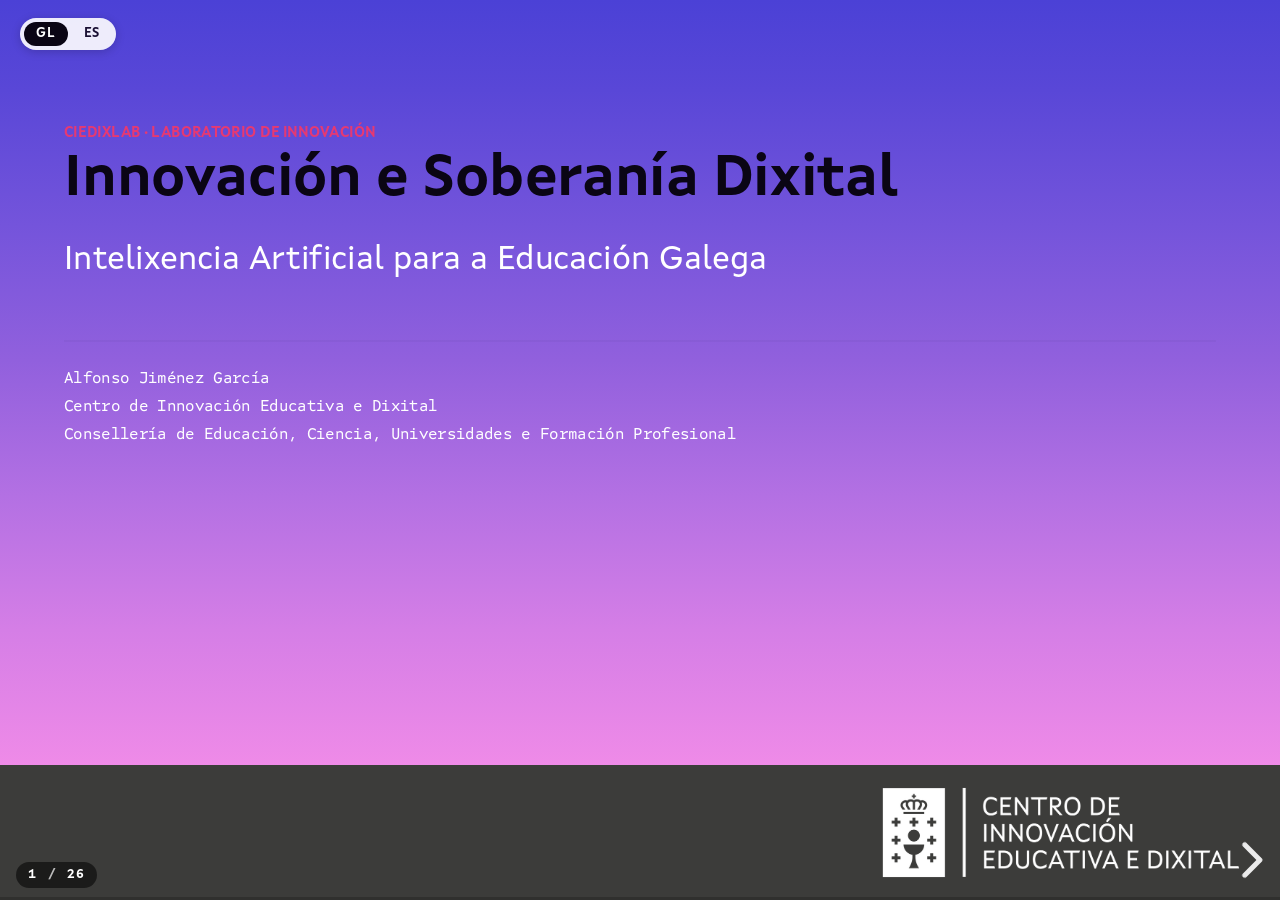
<file: index.html>
<!DOCTYPE html>
<html lang="gl">
<head>
    <meta charset="UTF-8">
    <meta name="viewport" content="width=device-width, initial-scale=1, maximum-scale=1">
    <meta name="description" content="CIEDixlab — Innovación e Soberanía Dixital. Intelixencia Artificial para a Educación Galega.">
    <title>CIEDixlab · Innovación e Soberanía Dixital</title>

    <link rel="stylesheet" href="vendor/reveal/reset.css">
    <link rel="stylesheet" href="vendor/reveal/reveal.css">
    <link rel="stylesheet" href="css/custom.css">
    <link rel="stylesheet" href="css/custom-additions.css">
</head>
<body>

<div id="lang-switcher" aria-label="Conmutador de idioma">
    <button type="button" data-lang="gl">GL</button>
    <button type="button" data-lang="es">ES</button>
</div>

<!-- QR flotante para preguntas (desde slide 11 en adiante) -->
<div id="questions-qr" aria-label="QR preguntas">
    <img class="lang-gl" src="assets/qr/audience_gl.png" alt="QR preguntas (GL)">
    <img class="lang-es" src="assets/qr/audience_es.png" alt="QR preguntas (ES)">
</div>

<!-- Franxa institucional fixa ao fondo do viewport -->
<div class="bottom-strip" aria-hidden="true">
    <img src="assets/logo-ciedix.png" alt="Centro de Innovación Educativa e Dixital">
</div>

<div class="reveal">
<div class="slides">

<!-- ================================================================== -->
<!-- 1. PORTADA                                                          -->
<!-- ================================================================== -->
<section id="slide-cover">
    <span class="eyebrow">
        <span class="lang-gl">CIEDixlab · Laboratorio de innovación</span>
        <span class="lang-es">CIEDixlab · Laboratorio de innovación</span>
    </span>
    <h1 class="cover-title">
        <span class="lang-gl">Innovación e Soberanía Dixital</span>
        <span class="lang-es">Innovación y Soberanía Digital</span>
    </h1>
    <p class="cover-subtitle">
        <span class="lang-gl">Intelixencia Artificial para a Educación Galega</span>
        <span class="lang-es">Inteligencia Artificial para la Educación Gallega</span>
    </p>
    <div class="cover-meta">
    <div class="title-info lang-gl">
        <p class="name">Alfonso Jiménez García</p>
        <p class="institute">Centro de Innovación Educativa e Dixital</p>
        <p class="department">Consellería de Educación, Ciencia, Universidades e Formación Profesional</p>
    </div>
    <div class="title-info lang-es">
        <p class="name">Alfonso Jiménez García</p>
        <p class="institute">Centro de Innovación Educativa y Dixital</p>
        <p class="department">Consellería de Educación, Ciencia, Universidades y Formación Profesional</p>
    </div>
    </div>
</section>

<!-- ================================================================== -->
<!-- 2. CIEDIX — logo institucional + enlace á web                       -->
<!--    [MODIFICADO] Substituído QR por logo. Palabra "CIEDix" enlazada. -->
<!-- ================================================================== -->
<section id="slide-ciedix" class="slide-ciedix">
    <span class="eyebrow">
        <span class="lang-gl">Contexto</span>
        <span class="lang-es">Contexto</span>
    </span>
    <h2>
        <span class="lang-gl">Centro de Innovación Educativa e Dixital</span>
        <span class="lang-es">Centro de Innovación Educativa y Digital</span>
    </h2>
    <div class="ciedix-row">
        <div class="ciedix-text">
            <p class="lead">
                <span class="lang-gl">
                    O <a class="ciedix-link" href="https://ciedix.edu.xunta.gal/" target="_blank" rel="noopener"><strong>CIEDix</strong></a>
                    é o órgano da Consellería de Educación dedicado
                    a anticipar, avaliar e acompañar a transformación dixital do sistema
                    educativo galego.
                </span>
                <span class="lang-es">
                    El <a class="ciedix-link" href="https://ciedix.edu.xunta.gal/es" target="_blank" rel="noopener"><strong>CIEDix</strong></a>
                    es el órgano de la Consellería de Educación
                    dedicado a anticipar, evaluar y acompañar la transformación digital
                    del sistema educativo gallego.
                </span>
            </p>
            <p>
                <span class="lang-gl">
                    Dentro do CIEDix,
                    o <strong>CIEDixlab</strong> é o espazo de
                    <strong>investigación técnica</strong>, mantendo a <strong>perspectiva docente</strong>: probamos, rompemos e reconstruímos para ofrecer
                    evidencia sólida antes de tomar decisións que afectan a
                    centros, docentes e estudantes.
                </span>
                <span class="lang-es">
                    Dentro del CIEDix,
                    el <strong>CIEDixlab</strong> es el espacio de
                    <strong>investigación técnica</strong>, manteniendo la <strong>perspectiva docente</strong> : probamos, rompemos y reconstruimos para
                    ofrecer evidencia sólida antes de tomar decisiones que afectan
                    a  centros, docentes y estudiantes.
                </span>
            </p>
        </div>
        <div class="ciedix-photo">
            <img class="ciedix-team-photo" src="assets/ciedix/equipa.png"
                 alt="Equipa do CIEDix / Equipo del CIEDix">
        </div>
    </div>
</section>

<!-- ================================================================== -->
<!-- 3. I+D+i — O meu rol                                                -->
<!-- ================================================================== -->
<section id="slide-role">
    <span class="eyebrow">
        <span class="lang-gl">I+D+i · CIEDix</span>
        <span class="lang-es">I+D+i · CIEDix</span>
    </span>
    <h2>
        <span class="lang-gl">O meu traballo no CIEDix</span>
        <span class="lang-es">Mi trabajo en el CIEDix</span>
    </h2>
    <div class="three-col" style="margin-top: 26px;">
        <div class="card">
            <span class="kicker">01</span>
            <h3><span class="lang-gl">Avaliación de mercado</span><span class="lang-es">Evaluación de mercado</span></h3>
            <p>
                <span class="lang-gl">Revisión e control de solucións comerciais (con ou sen IA) con criterios funcionais, éticos e normativos.</span>
                <span class="lang-es">Revisión y control de soluciones comerciales (con o sin IA) con criterios funcionales, éticos y normativos.</span>
            </p>
        </div>
        <div class="card">
            <span class="kicker">02</span>
            <h3><span class="lang-gl">Desenvolvemento ad hoc</span><span class="lang-es">Desarrollo ad hoc</span></h3>
            <p>
                <span class="lang-gl">Construción de produtos propios para a Consellería cando o mercado non cobre a necesidade.</span>
                <span class="lang-es">Construcción de productos propios para la Consellería cuando el mercado no cubre la necesidad.</span>
            </p>
        </div>
        <div class="card">
            <span class="kicker">03</span>
            <h3><span class="lang-gl">Grupos de traballo</span><span class="lang-es">Grupos de trabajo</span></h3>
            <p>
                <span class="lang-gl">Coordinación e participación en equipos interdisciplinares: docentes, persoal técnico.</span>
                <span class="lang-es">Coordinación y participación en equipos interdisciplinares: docentes, personal técnico.</span>
            </p>
        </div>
        <div class="card">
            <span class="kicker">04</span>
            <h3><span class="lang-gl">Investigación aplicada</span><span class="lang-es">Investigación aplicada</span></h3>
            <p>
                <span class="lang-gl">Métodos do estado da arte (p. ex. <a class="wiki-link" href="https://github.com/lyogavin/airllm" target="_blank" rel="noopener">AirLLM</a>) e a súa replicación no contexto educativo.</span>
                <span class="lang-es">Métodos del estado del arte (p. ej. <a class="wiki-link" href="https://github.com/lyogavin/airllm" target="_blank" rel="noopener">AirLLM</a>) y su replicación en el contexto educativo.</span>
            </p>
        </div>
        <div class="card">
            <span class="kicker">05</span>
            <h3><span class="lang-gl">CIEDixlab</span><span class="lang-es">CIEDixlab</span></h3>
            <p>
                <span class="lang-gl">Definición e estruturación do laboratorio: infraestrutura, procesos e criterios de evidencia.</span>
                <span class="lang-es">Definición y estructuración del laboratorio: infraestructura, procesos y criterios de evidencia.</span>
            </p>
        </div>
        <div class="card" style="background: rgba(230, 57, 114, 0.10); border-color: rgba(230, 57, 114, 0.25);">
            <span class="kicker" style="color: var(--c-accent-2);">•</span>
            <h3><span class="lang-gl">Eixo común</span><span class="lang-es">Eje común</span></h3>
            <p>
                <span class="lang-gl"><strong>Decisión informada</strong>:<br> ningunha recomendación sen evidencia previa.</span>
                <span class="lang-es"><strong>Decisión informada</strong>:<br> ninguna recomendación sin evidencia previa.</span>
            </p>
        </div>
    </div>
</section>

<!-- ================================================================== -->
<!-- 4. CIEDIXLAB — dúas vertentes                                       -->
<!-- ================================================================== -->
<section id="slide-ciedixlab-dual">
    <span class="eyebrow">
        <span class="lang-gl">CIEDixlab · Arquitectura</span>
        <span class="lang-es">CIEDixlab · Arquitectura</span>
    </span>
    <h2>
        <span class="lang-gl">Dúas vertentes, unha mesma evidencia</span>
        <span class="lang-es">Dos vertientes, una misma evidencia</span>
    </h2>
    <div class="two-col" style="margin-top: 26px;">
        <div class="card">
            <span class="kicker">CLOUD</span>
            <h3><span class="lang-gl">Nube</span><span class="lang-es">Nube</span></h3>
            <div class="content-block">
                <span class="lang-gl">
                    Acceso a servizos hiperescalares a través do acordo marco coa <strong class="strong-text">Axencia para a Modernización Tecnolóxica de Galicia (AMTEGA)</strong>:
                    <ul class="list-details">
                        <li>Google Cloud</li>
                        <li>AWS</li>
                        <li>Microsoft Azure</li>
                    </ul>
                    Este último con acceso aos modelos de OpenAI mediante o servizo <a class="wiki-link" href="https://learn.microsoft.com/en-us/azure/ai-services/openai/overview" target="_blank" rel="noopener">Azure OpenAI</a>.
                </span>
                <span class="lang-es">
                    Acceso a servicios hiperescalares a través del acuerdo marco con la <strong class="strong-text">Agencia para la Modernización Tecnológica de Galicia (AMTEGA)</strong>:
                    <ul class="list-details">
                        <li>Google Cloud</li>
                        <li>AWS</li>
                        <li>Microsoft Azure</li>
                    </ul>
                    Este último con acceso a los modelos de OpenAI mediante el servicio <a class="wiki-link" href="https://learn.microsoft.com/en-us/azure/ai-services/openai/overview" target="_blank" rel="noopener">Azure OpenAI</a>.
                </span>
            </div>
        </div>
        <div class="card">
            <span class="kicker">LOCAL</span>
            <h3><span class="lang-gl">Infraestrutura propia</span><span class="lang-es">Infraestructura propia</span></h3>
            <p>
                <span class="lang-gl">
                    Máquinas desplegadas no laboratorio para executar
                    <a class="wiki-link" href="https://en.wikipedia.org/wiki/Open-weight_model" target="_blank" rel="noopener">modelos abertos</a>
                    <em>in-house</em>, sen dependencia de conexión externa nin transferencia de datos fóra
                    da organización.
                    <br>
                    A primeira evidencia, os límites da propia organización.
                </span>
                <span class="lang-es">
                    Máquinas desplegadas en el laboratorio para ejecutar
                    <a class="wiki-link" href="https://en.wikipedia.org/wiki/Open-weight_model" target="_blank" rel="noopener">modelos abiertos</a>
                    <em>in-house</em>, sin dependencia de conexión externa ni transferencia de datos fuera
                    de la organización.
                    <br>La primera evidencia, los límites de la propia organización.
                </span>
            </p>
        </div>
    </div>
    <div class="callout" style="margin-top: 24px;">
        <span class="lang-gl">
            A <strong>filosofía</strong> non é elixir unha fronte á outra, senón <strong>recoller evidencia comparativa</strong>
            que <strong>permita decidir</strong> en cada caso de uso cal é a opción <strong>técnica, pedagóxica e metodoloxicamente mellor</strong>, e <strong>institucionalmente
            responsable</strong>.
        </span>
        <span class="lang-es">
            La <strong>filosofía</strong> no es elegir una frente a la otra, sino <strong> evidenciar comparativamente</strong> de forma
            que se <strong>decida</strong> en cada caso de uso cuál es la opción <strong>técnica, pedagógica y metodológicamente mejor</strong>, e <strong>institucionalmente
            responsable</strong>.
        </span>
    </div>
</section>

<!-- ================================================================== -->
<!-- 5. CLOUD — provedores                                                -->
<!-- ================================================================== -->
<section id="slide-cloud">
    <span class="eyebrow">
        <span class="lang-gl">Vertente cloud</span>
        <span class="lang-es">Vertiente cloud</span>
    </span>
    <h2>
        <span class="lang-gl">Servizos na nube</span>
        <span class="lang-es">Servicios en la nube</span>
    </h2>
    <div class="machine-row">
        <div class="machine">
            <div class="name">Google Cloud</div>
            <div class="spec">Vertex AI · Gemini · TTS / STT</div>
            <div class="role">
                <span class="lang-gl">Escalado de probas, multimodalidade.</span>
                <span class="lang-es">Escalado de pruebas, multimodalidad.</span>
            </div>
            <div class="cloud-logo">
                <img src="assets/cloud/gcp.png" alt="Google Cloud">
            </div>
        </div>
        <div class="machine">
            <div class="name">AWS</div>
            <div class="spec">Bedrock</div>
            <div class="role">
                <span class="lang-gl">Interoperabilidade con provedores xa presentes no ecosistema.</span>
                <span class="lang-es">Interoperabilidad con proveedores ya presentes en el ecosistema.</span>
            </div>
            <div class="cloud-logo">
                <img src="assets/cloud/aws.png" alt="Amazon Web Services">
            </div>
        </div>
        <div class="machine">
            <div class="name">Microsoft Azure</div>
            <div class="spec">Azure OpenAI · Cognitive Services</div>
            <div class="role">
                <span class="lang-gl">Modelos de OpenAI a través do contrato empresarial con Microsoft.</span>
                <span class="lang-es">Modelos de OpenAI a través del contrato empresarial con Microsoft.</span>
            </div>
            <div class="cloud-logo">
                <img src="assets/cloud/azure.png" alt="Microsoft Azure">
            </div>
        </div>
    </div>
    <p style="margin-top: 26px; max-width: 80%;">
        <span class="lang-gl">
            O acordo marco coa AMTEGA proporciona cobertura legal e operativa para usar estes servizos
            coa <strong>garantía institucional</strong> que non podemos conseguir contratando directamente
            cada provedor.
        </span>
        <span class="lang-es">
            El acuerdo marco con la AMTEGA proporciona cobertura legal y operativa para usar estos servicios
            con la <strong>garantía institucional</strong> que no podemos conseguir contratando directamente
            cada proveedor.
        </span>
    </p>
</section>

<!-- ================================================================== -->
<!-- 6. LOCAL — máquinas                                                  -->
<!-- ================================================================== -->
<section id="slide-local">
    <span class="eyebrow">
        <span class="lang-gl">Vertente local</span>
        <span class="lang-es">Vertiente local</span>
    </span>
    <h2>
        <span class="lang-gl">Infraestrutura propia do laboratorio</span>
        <span class="lang-es">Infraestructura propia del laboratorio</span>
    </h2>
    <div class="machine-row">
        <div class="machine">
            <div class="name">Slimbook Beast</div>
            <div class="spec">2× RTX 4090 · 128 GB RAM · x86-64</div>
            <div class="role">
                <span class="lang-gl">Fine-tuning, probas intensivas, modelos medianos.</span>
                <span class="lang-es">Fine-tuning, pruebas intensivas, modelos medianos.</span>
            </div>
            <div class="machine-photo">
                <img src="assets/hw/beast.jpeg" alt="Slimbook Beast">
            </div>
        </div>
        <div class="machine">
            <div class="name">DGX Spark</div>
            <div class="spec">GB10 · 128 GB <span class="lang-gl">memoria unificada</span><span class="lang-es">memoria unificada</span> · aarch64</div>
            <div class="role">
                <span class="lang-gl">Xeración de datasets, modelos de 20B+ parámetros.</span>
                <span class="lang-es">Generación de datasets, modelos de 20B+ parámetros.</span>
            </div>
            <div class="machine-photo">
                <img src="assets/hw/dgx.jpeg" alt="NVIDIA DGX Spark">
            </div>
        </div>
        <div class="machine">
            <div class="name">Jetson Orin Nano</div>
            <div class="spec">
                <span class="lang-gl">Inferencia no bordo · baixo consumo</span>
                <span class="lang-es">Inferencia en el borde · bajo consumo</span>
            </div>
            <div class="role">
                <span class="lang-gl">Probas de despregamento en aula, servizos embebidos.</span>
                <span class="lang-es">Pruebas de despliegue en aula, servicios embebidos.</span>
            </div>
            <div class="machine-photo">
                <img src="assets/hw/jetson.jpeg" alt="NVIDIA Jetson Orin Nano">
            </div>
        </div>
    </div>
    <p style="margin-top: 24px; max-width: 80%;">
        <span class="lang-gl">
            Tres perfís complementarios que cobren todo o ciclo: desde o adestramento ata a
            <a class="wiki-link" href="https://en.wikipedia.org/wiki/Edge_computing" target="_blank" rel="noopener">inferencia no bordo</a>
            en dispositivos con restricións reais como as dunha aula.
        </span>
        <span class="lang-es">
            Tres perfiles complementarios que cubren todo el ciclo: desde el entrenamiento hasta la
            <a class="wiki-link" href="https://en.wikipedia.org/wiki/Edge_computing" target="_blank" rel="noopener">inferencia en el borde</a>
            en dispositivos con restricciones reales como las de un aula.
        </span>
    </p>
</section>

<!-- ================================================================== -->
<!-- 7. FILOSOFÍA                                                         -->
<!-- ================================================================== -->
<section id="slide-philosophy">
    <span class="eyebrow">
        <span class="lang-gl">Filosofía</span>
        <span class="lang-es">Filosofía</span>
    </span>
    <h2>
        <span class="lang-gl">Un ecosistema que xera evidencia</span>
        <span class="lang-es">Un ecosistema que genera evidencia</span>
    </h2>
    <div class="two-col" style="margin-top: 24px;">
        <div>
            <p class="lead">
                <span class="lang-gl">
                    Non se trata de escoller entre nube ou local. <strong>Trátase de comparar</strong>, medir
                    e entender que nos ofrece cada vía para cada necesidade educativa concreta.
                </span>
                <span class="lang-es">
                    No se trata de elegir entre nube o local. <strong>Se trata de comparar</strong>, medir
                    y entender qué nos ofrece cada vía para cada necesidad educativa concreta.
                </span>
            </p>
            <ul>
                <li>
                    <span class="lang-gl">Probas pareadas sobre o mesmo caso de uso.</span>
                    <span class="lang-es">Pruebas pareadas sobre el mismo caso de uso.</span>
                </li>
                <li>
                    <span class="lang-gl">Métricas de calidade, custo e latencia.</span>
                    <span class="lang-es">Métricas de calidad, coste y latencia.</span>
                </li>
                <li>
                    <span class="lang-gl">Revisión humana sempre no circuíto.</span>
                    <span class="lang-es">Revisión humana siempre en el circuito.</span>
                </li>
            </ul>
        </div>
        <div class="card">
            <span class="kicker">
                <span class="lang-gl">Soberanía dixital</span>
                <span class="lang-es">Soberanía digital</span>
            </span>
            <h3>
                <span class="lang-gl">Autonomía operativa</span>
                <span class="lang-es">Autonomía operativa</span>
            </h3>
            <p>
                <span class="lang-gl">
                    A <a class="wiki-link" href="https://en.wikipedia.org/wiki/Digital_sovereignty" target="_blank" rel="noopener">soberanía dixital</a>
                    entendémola como a <em>capacidade de seguir prestando o servizo educativo</em> aínda cando <em>
                    un provedor externo cambia as regras</em>, sobe prezos ou retira un modelo.
                </span>
                <span class="lang-es">
                    La <a class="wiki-link" href="https://en.wikipedia.org/wiki/Digital_sovereignty" target="_blank" rel="noopener">soberanía digital</a>
                    la entedemos como la <em>capacidad de seguir prestando el servicio educativo</em> aún cuando <em>
                    un proveedor externo cambia las reglas</em>, sube precios o retira un modelo.
                </span>
            </p>
            <p style="margin-top: 10px;">
                <span class="lang-gl"><strong>Ter alternativa local</strong> non é prescindir da nube: é ter marxe de manobra.</span>
                <span class="lang-es"><strong>Tener alternativa local</strong> no es prescindir de la nube: es tener margen de maniobra.</span>
            </p>
        </div>
    </div>
</section>

<!-- ================================================================== -->
<!-- 8. MARCO NORMATIVO                                                   -->
<!--    [MODIFICADO] Imaxes legais novas: RGPD, AI Act, Lei 2/2025.       -->
<!-- ================================================================== -->
<section id="slide-compliance-frame">
    <span class="eyebrow">
        <span class="lang-gl">Cumprimento normativo</span>
        <span class="lang-es">Cumplimiento normativo</span>
    </span>
    <h2>
        <span class="lang-gl">O marco que nos obriga e ampara</span>
        <span class="lang-es">El marco que nos obliga y ampara</span>
    </h2>
    <div class="three-col" style="margin-top: 26px;">
        <div class="card">
            <span class="kicker"><a class="wiki-link" href="https://en.wikipedia.org/wiki/General_Data_Protection_Regulation" target="_blank" rel="noopener">RGPD</a></span>
            <h3>
                <span class="lang-gl">Datos persoais</span>
                <span class="lang-es">Datos personales</span>
            </h3>
            <p>
                <span class="lang-gl">
                    Protección de datos do alumnado e profesorado. Base legal, minimización,
                    transferencias internacionais, dereitos do interesado.
                </span>
                <span class="lang-es">
                    Protección de datos del alumnado y profesorado. Base legal, minimización,
                    transferencias internacionales, derechos del interesado.
                </span>
            </p>
            <div class="legal-logo">
                <img src="assets/legal/rgpd.png" alt="General Data Protection Regulation (GDPR)">
            </div>
        </div>
        <div class="card">
            <span class="kicker"><a class="wiki-link" href="https://en.wikipedia.org/wiki/Artificial_Intelligence_Act" target="_blank" rel="noopener">AI ACT · UE</a></span>
            <h3>
                <span class="lang-gl">Alto risco educativo</span>
                <span class="lang-es">Alto riesgo educativo</span>
            </h3>
            <p>
                <span class="lang-gl">
                    A aplicación de IA en educación adoita clasificarse como <strong>alto risco</strong>:
                    supervisión humana obrigatoria, rexistros de interacción, transparencia
                    para familias e docentes.
                </span>
                <span class="lang-es">
                    La aplicación de IA en educación se clasifica habitualmente como <strong>alto riesgo</strong>:
                    supervisión humana obligatoria, registros de interacción, transparencia
                    para familias y docentes.
                </span>
            </p>
            <div class="legal-logo">
                <img src="assets/legal/aiact.png" alt="EU Artificial Intelligence Act">
            </div>
        </div>
        <div class="card">
            <span class="kicker">LEI 2/2025 · GALICIA</span>
            <h3>
                <span class="lang-gl">Impulso á IA</span>
                <span class="lang-es">Impulso a la IA</span>
            </h3>
            <p>
                <span class="lang-gl">
                    Desenvolvemento autonómico con <strong>énfase na defensa da identidade galega</strong>:
                    a lingua, a cultura e os contidos propios non poden ser un efecto colateral dos modelos alleos.
                </span>
                <span class="lang-es">
                    Desarrollo autonómico con <strong>énfasis en la defensa de la identidad gallega</strong>:
                    la lengua, la cultura y los contenidos propios no pueden ser un efecto colateral de los modelos ajenos.
                </span>
            </p>
            <div class="legal-logo">
                <img src="assets/legal/lei.png" alt="Lei 2/2025, do 2 de abril, da Xunta de Galicia">
            </div>
        </div>
    </div>
    <div class="callout small" style="margin-top: 20px;">
        <span class="lang-gl">
            <strong>Pregunta:</strong> alguén da sala tivo xa que elaborar unha
            <a class="wiki-link" href="https://en.wikipedia.org/wiki/Data_protection_impact_assessment" target="_blank" rel="noopener">DPIA</a>
            específica para un despregamento de IA?
        </span>
        <span class="lang-es">
            <strong>Pregunta:</strong> ¿alguien de la sala ha tenido ya que elaborar una
            <a class="wiki-link" href="https://en.wikipedia.org/wiki/Data_protection_impact_assessment" target="_blank" rel="noopener">DPIA</a>
            específica para un despliegue de IA?
        </span>
    </div>
    <aside class="notes">
        Lanzar a pregunta. Deixar 30-40 segundos. Comentar o que respondan antes de pasar á seguinte slide.
    </aside>
</section>

<!-- ================================================================== -->
<!-- 9. MATRIZ COMPLIANCE LLMs                                           -->
<!-- ================================================================== -->
<section id="slide-compliance-matrix">
    <span class="eyebrow">
        <span class="lang-gl">Revisión sistemática · CIEDixlab</span>
        <span class="lang-es">Revisión sistemática · CIEDixlab</span>
    </span>
    <h2>
        <span class="lang-gl">Son todos os LLMs respectuosos coa normativa?</span>
        <span class="lang-es">¿Son todos los LLMs respetuosos con la normativa?</span>
    </h2>
    <p style="max-width: 86%;">
        <span class="lang-gl">
            A resposta é <strong>non</strong>. Esta é a revisión interna que facemos no laboratorio
            para decidir que modelos podemos despregar realmente —e cales non—. Avaliamos diferentes
            <a class="wiki-link" href="https://simple.wikipedia.org/wiki/Large_language_model" target="_blank" rel="noopener">LLMs</a>
            fronte a RGPD, AI Act e xurisdición. Algúns deles son:
        </span>
        <span class="lang-es">
            La respuesta es <strong>no</strong>. Esta es la revisión interna que hacemos en el laboratorio
            para decidir qué modelos podemos desplegar realmente —y cuáles no—. Evaluamos diferentes
            <a class="wiki-link" href="https://simple.wikipedia.org/wiki/Large_language_model" target="_blank" rel="noopener">LLMs</a>
            frente a RGPD, AI Act y jurisdicción. Entre ellos:
        </span>
    </p>
    <div id="compliance-matrix" style="margin-top: 16px;"></div>
</section>

<!-- ================================================================== -->
<!-- 10. CONSTATACIÓNS                                                    -->
<!-- ================================================================== -->
<section id="slide-findings">
    <span class="eyebrow">
        <span class="lang-gl">Constatacións</span>
        <span class="lang-es">Constataciones</span>
    </span>
    <h2>
        <span class="lang-gl">Que aprendemos ata hoxe?</span>
        <span class="lang-es">¿Qué hemos aprendido hasta hoy?</span>
    </h2>
    <div class="three-col" style="margin-top: 28px;">
        <div class="card">
            <div class="kpi">
                <span class="num">01</span>
                <span class="label"><span class="lang-gl">Fume vs. Lume</span><span class="lang-es">Humo vs. Fuego</span></span>
            </div>
            <p style="margin-top: 12px;">
                <span class="lang-gl">A aplicación concreta de IA na aula está aínda <strong>por construír</strong>.
                Hai moito discurso e poucos casos sostidos por evidencia.
                <br><br>Debemos manter o enfoque centrado no carácter humano na educación, pero axudándonos de solucións realmente útiles e usables.</span>
                <span class="lang-es">La aplicación concreta de IA en el aula está aún <strong>por construir</strong>.
                Hay mucho discurso y pocos casos sostenidos por evidencia.
                <br><br>Debemos mantener el enfoque centrado en el carácter humano en la educación, echando mano de soluciones realmente útiles y usables.</span>
            </p>
        </div>
        <div class="card">
            <div class="kpi">
                <span class="num">02</span>
                <span class="label"><span class="lang-gl">Diversidade</span><span class="lang-es">Diversidad</span></span>
            </div>
            <p style="margin-top: 12px;">
                <span class="lang-gl">Non atopamos desenvolvementos locais que atendan a diversidade do alumnado.
                A <strong>inferencia en local</strong> é <em>condición necesaria para adaptarse</em>.
                <br><br>De ese enfoque humano, e do coñecemento do negocio, a educación, pódense elaborar solucións que atenda a esta facenda tan importante</span>
                <span class="lang-es">No encontramos desarrollos locales que atiendan la diversidad del alumnado.
                La <strong>inferencia en local</strong> es <em>condición necesaria para adaptarse</em>.
                <br><br>De ese enfoque humano y el conocimiento del negocio, la educación, se pueden elaborar soluciones que atiendan esta hacienda tan importante</span>
            </p>
        </div>
        <div class="card">
            <div class="kpi">
                <span class="num">03</span>
                <span class="label"><span class="lang-gl">Datos</span><span class="lang-es">Datos</span></span>
            </div>
            <p style="margin-top: 12px;">
                <span class="lang-gl">Faltan <strong>datasets de contido educativo específico por materia</strong>.
                Sen datos propios, non hai modelo propio.
                <br><br>É máis, <strong>non hai datasets en galego</strong> no eido educativo.</span>
                <span class="lang-es">Faltan <strong>datasets de contenido educativo específico por materia</strong>.
                Sin datos propios, no hay modelo propio.
                <br><br>Es más, <strong>no hay datasets en gallego</strong> en el ámbito educativo.</span>
            </p>
        </div>
    </div>
</section>

<!-- ================================================================== -->
<!-- 11. PREGUNTAS DO PÚBLICO — trigger do QR flotante                   -->
<!-- ================================================================== -->
<section id="slide-audience-questions">
    <div class="qr-big-slide">
        <div>
            <span class="eyebrow">
                <span class="lang-gl">E agora</span>
                <span class="lang-es">Y ahora</span>
            </span>
            <h1>
                <span class="lang-gl">Queres ir preguntando?</span>
                <span class="lang-es">¿Quieres ir preguntando?</span>
            </h1>
            <p class="lead">
                <span class="lang-gl">
                    Escanea o QR e fai a túa pregunta en calquera momento da ponencia.
                    Recóllense nun formulario aloxado na nosa plataforma <a class="wiki-link" href="https://boxabalar.edu.xunta.gal/index.php/apps/forms/s/qXSX3KfH4jDb5nGccGi65Ngi" target="_blank" rel="noopener">BoxAbalar</a>
                </span>
                <span class="lang-es">
                    Escanea el QR y haz tu pregunta en cualquier momento de la ponencia.
                    Se recogen en un formulario alojado en nuestra plataforma <a class="wiki-link" href="https://boxabalar.edu.xunta.gal/index.php/apps/forms/s/S8kwsxgyRZ63RHsxxXztnEsA" target="_blank" rel="noopener">BoxAbalar</a>
                </span>
            </p>
        </div>
        <div>
            <div class="qr-wrap">
                <img class="lang-gl" src="assets/qr/audience_gl.png" alt="QR preguntas (GL)">
                <img class="lang-es" src="assets/qr/audience_es.png" alt="QR preguntas (ES)">
            </div>
        </div>
    </div>
</section>

<!-- ================================================================== -->
<!-- 12. TRES EXEMPLOS — intro                                            -->
<!-- ================================================================== -->
<section id="slide-examples-intro">
    <div class="big-ask">
        <span class="eyebrow">
            <span class="lang-gl">Probas de concepto</span>
            <span class="lang-es">Pruebas de concepto</span>
        </span>
        <h1>
            <span class="lang-gl">Tres exemplos.<br>Tres maneiras de responder.</span>
            <span class="lang-es">Tres ejemplos.<br>Tres maneras de responder.</span>
        </h1>
        <p class="hint">
            <span class="lang-gl">Nube · Local · Datos propios</span>
            <span class="lang-es">Nube · Local · Datos propios</span>
        </p>
    </div>
</section>

<!-- ================================================================== -->
<!-- 13. EXEMPLO CLOUD                                                    -->
<!--    [MODIFICADO] Thumbnail click-to-play co logo do CIEDix.           -->
<!-- ================================================================== -->
<section id="slide-cloud-example">
    <span class="eyebrow">
        <span class="lang-gl">Exemplo 1 · Modelo en nube</span>
        <span class="lang-es">Ejemplo 1 · Modelo en nube</span>
    </span>
    <h2>
        <span class="lang-gl">Xeración de preguntas con API comercial</span>
        <span class="lang-es">Generación de preguntas con API comercial</span>
    </h2>
    <div class="two-col" style="margin-top: 20px;">
        <div>
            <a class="video-thumb"
               href="https://www.youtube.com/watch?v=EZMbSYQkK6Y"
               data-video-id="EZMbSYQkK6Y"
               aria-label="Reproducir vídeo / Reproducir vídeo">
                <img class="video-thumb-poster"
                     src="assets/ciedix/logo-positivo-ciedix.jpg"
                     alt="">
                <svg class="video-thumb-play"
                     width="120" height="120"
                     viewBox="0 0 80 80"
                     xmlns="http://www.w3.org/2000/svg"
                     aria-hidden="true">
                    <circle cx="40" cy="40" r="38"
                            fill="rgba(0,0,0,0.6)"
                            stroke="#ffffff" stroke-width="3"/>
                    <polygon points="32,24 32,56 58,40" fill="#ffffff"/>
                </svg>
            </a>
            <div class="video-caption">
                <span class="lang-gl">Vídeo de demostración · provedor cloud</span>
                <span class="lang-es">Vídeo de demostración · proveedor cloud</span>
            </div>
        </div>
        <div>
            <p>
                <span class="lang-gl">
                    Integración de <strong>Moodle</strong> cunha API propietaria para xerar batería de preguntas
                    a partir dun temario. Funcionamento rápido e resultados de boa calidade.
                </span>
                <span class="lang-es">
                    Integración de <strong>Moodle</strong> con una API propietaria para generar batería de preguntas
                    a partir de un temario. Funcionamiento rápido y resultados de buena calidad.
                </span>
            </p>
            <ul>
                <li><span class="lang-gl">Latencia baixa, calidade alta.</span><span class="lang-es">Latencia baja, calidad alta.</span></li>
                <li>
                    <span class="lang-gl">Contrato e <a class="wiki-link" href="https://en.wikipedia.org/wiki/Data_processing_agreement" target="_blank" rel="noopener">DPA</a> a través do acordo marco AMTEGA.</span>
                    <span class="lang-es">Contrato y <a class="wiki-link" href="https://en.wikipedia.org/wiki/Data_processing_agreement" target="_blank" rel="noopener">DPA</a> a través del acuerdo marco AMTEGA.</span>
                </li>
                <li><span class="lang-gl">Custo por chamada monitorizado.</span><span class="lang-es">Coste por llamada monitorizado.</span></li>
            </ul>
        </div>
    </div>
</section>

<!-- ================================================================== -->
<!-- 14. BISAGRA — SOBERANÍA                                              -->
<!-- ================================================================== -->
<section id="slide-sovereignty-bridge">
    <span class="eyebrow">
        <span class="lang-gl">Entre a nube e o local</span>
        <span class="lang-es">Entre la nube y el local</span>
    </span>
    <h2>
        <span class="lang-gl">Onde queda a soberanía dixital?</span>
        <span class="lang-es">¿Dónde queda la soberanía digital?</span>
    </h2>
    <div class="two-col" style="margin-top: 24px;">
        <div class="card">
            <span class="kicker">
                <span class="lang-gl">Perfil de risco · cloud</span>
                <span class="lang-es">Perfil de riesgo · cloud</span>
            </span>
            <h3>
                <span class="lang-gl">Que gañamos e que cedemos</span>
                <span class="lang-es">Qué ganamos y qué cedemos</span>
            </h3>
            <ul>
                <li><span class="lang-gl">Potencia e rapidez de implantación.</span><span class="lang-es">Potencia y rapidez de implantación.</span></li>
                <li><span class="lang-gl"><a class="wiki-link" href="https://es.wikipedia.org/wiki/Acuerdo_de_nivel_de_servicio" target="_blank" rel="noopener">SLAs</a> contractuais e soporte.</span><span class="lang-es"><a class="wiki-link" href="https://es.wikipedia.org/wiki/Acuerdo_de_nivel_de_servicio" target="_blank" rel="noopener">SLAs</a> contractuales y soporte.</span></li>
                <li><span class="lang-gl">Procesamento posiblemente fóra da UE.</span><span class="lang-es">Procesamiento posiblemente fuera de la UE.</span></li>
                <li>
                    <span class="lang-gl">Exposición ao <a class="wiki-link" href="https://en.wikipedia.org/wiki/CLOUD_Act" target="_blank" rel="noopener">CLOUD Act</a> estadounidense.</span>
                    <span class="lang-es">Exposición al <a class="wiki-link" href="https://en.wikipedia.org/wiki/CLOUD_Act" target="_blank" rel="noopener">CLOUD Act</a> estadounidense.</span>
                </li>
                <li><span class="lang-gl">Cambio unilateral de modelos ou prezos.</span><span class="lang-es">Cambio unilateral de modelos o precios.</span></li>
            </ul>
        </div>
        <div>
            <p class="lead">
                <span class="lang-gl">
                    O cloud é un <strong>camiño lexítimo</strong>, pero require asumir unha relación de dependencia.
                    A pregunta non é <em>cloud ou non</em>, senón <strong>"ata onde podemos ceder sen comprometer o servizo público"</strong>.
                </span>
                <span class="lang-es">
                    El cloud es un <strong>camino legítimo</strong>, pero requiere asumir una relación de dependencia.
                    La pregunta no es <em>cloud o no</em>, sino <strong>"hasta dónde podemos ceder sin comprometer el servicio público"</strong>.
                </span>
            </p>
            <p>
                <span class="lang-gl">
                    Por iso complementamos sempre con un <strong>escenario local funcional</strong>: como seguro,
                    como banco de probas e como palanca de negociación.
                </span>
                <span class="lang-es">
                    Por eso complementamos siempre con un <strong>escenario local funcional</strong>: como seguro,
                    como banco de pruebas y como palanca de negociación.
                </span>
            </p>
        </div>
    </div>
</section>

<!-- ================================================================== -->
<!-- 15. EXEMPLO LOCAL — vídeo                                            -->
<!--    [MODIFICADO] Engadida explicación de Piper.                       -->
<!-- ================================================================== -->
<section id="slide-local-example">
    <span class="eyebrow">
        <span class="lang-gl">Exemplo 2 · Modelo local</span>
        <span class="lang-es">Ejemplo 2 · Modelo local</span>
    </span>
    <h2>
        <span class="lang-gl">Asistente de voz</span>
        <span class="lang-es">Asistente de voz</span>
    </h2>
    <div class="two-col" style="margin-top: 20px;">
        <div>
            <a class="video-thumb"
               href="https://www.youtube.com/watch?v=bB1nTIO57yM"
               target="_blank"
               rel="noopener"
               data-video-id="bB1nTIO57yM"
               aria-label="Reproducir vídeo / Reproducir vídeo">
                <img class="video-thumb-poster"
                     src="assets/ciedix/logo-positivo-ciedix.jpg"
                     alt="">
                <svg class="video-thumb-play"
                     width="120" height="120"
                     viewBox="0 0 80 80"
                     xmlns="http://www.w3.org/2000/svg"
                     aria-hidden="true">
                    <circle cx="40" cy="40" r="38"
                            fill="rgba(0,0,0,0.6)"
                            stroke="#ffffff" stroke-width="3"/>
                    <polygon points="32,24 32,56 58,40" fill="#ffffff"/>
                </svg>
            </a>
            <div class="video-caption">
                <span class="lang-gl">Vídeo de demostración · asistente local</span>
                <span class="lang-es">Vídeo de demostración · asistente local</span>
            </div>
        </div>
        <div>
            <p>
                <span class="lang-gl">
                    Pipeline íntegramente local:
                    <a class="wiki-link" href="https://en.wikipedia.org/wiki/Whisper_(speech_recognition_system)" target="_blank" rel="noopener">Whisper</a>
                    para <a class="wiki-link" href="https://en.wikipedia.org/wiki/Speech_recognition" target="_blank" rel="noopener">ASR</a>,
                    <strong>Mistral</strong> vía Ollama para o razoamento, e
                    <a class="wiki-link" href="https://github.com/rhasspy/piper" target="_blank" rel="noopener"><strong>Piper</strong></a>
                    con voces do Proxecto Nós para a
                    <a class="wiki-link" href="https://en.wikipedia.org/wiki/Speech_synthesis" target="_blank" rel="noopener">síntese de voz</a>.
                </span>
                <span class="lang-es">
                    Pipeline íntegramente local:
                    <a class="wiki-link" href="https://en.wikipedia.org/wiki/Whisper_(speech_recognition_system)" target="_blank" rel="noopener">Whisper</a>
                    para <a class="wiki-link" href="https://en.wikipedia.org/wiki/Speech_recognition" target="_blank" rel="noopener">ASR</a>,
                    <strong>Mistral</strong> vía Ollama para el razonamiento, y
                    <a class="wiki-link" href="https://github.com/rhasspy/piper" target="_blank" rel="noopener"><strong>Piper</strong></a>
                    con voces del Proxecto Nós para la
                    <a class="wiki-link" href="https://en.wikipedia.org/wiki/Speech_synthesis" target="_blank" rel="noopener">síntesis de voz</a>.
                </span>
            </p>
            <div class="callout small piper-note">
                <span class="lang-gl">
                    <strong>¿Que é Piper?</strong> Un motor de
                    <a class="wiki-link" href="https://en.wikipedia.org/wiki/Speech_synthesis" target="_blank" rel="noopener">síntese de voz</a>
                    (TTS) <strong>libre, neural e 100&nbsp;% local</strong>, deseñado para correr en CPU
                    e mesmo en hardware modesto (Raspberry&nbsp;Pi). 
                </span>
                <span class="lang-es">
                    <strong>¿Qué es Piper?</strong> Un motor de
                    <a class="wiki-link" href="https://en.wikipedia.org/wiki/Speech_synthesis" target="_blank" rel="noopener">síntesis de voz</a>
                    (TTS) <strong>libre, neural y 100&nbsp;% local</strong>, diseñado para correr en CPU
                    e incluso en hardware modesto (Raspberry&nbsp;Pi). 
                </span>
            </div>
            <ul>
                <li><span class="lang-gl">Sen conexión a internet durante a inferencia.</span><span class="lang-es">Sin conexión a internet durante la inferencia.</span></li>
                <li><span class="lang-gl">Ningún dato do alumnado sae da rede local.</span><span class="lang-es">Ningún dato del alumnado sale de la red local.</span></li>
                <!-- <li><span class="lang-gl">Galego como lingua de primeira clase, non traducida.</span><span class="lang-es">Gallego como lengua de primera clase, no traducida.</span></li> -->
            </ul>
        </div>
    </div>
</section>

<!-- ================================================================== -->
<!-- 16. EXEMPLO LOCAL · Diagrama do plugin de voz (GL + ES)              -->
<!--    [MODIFICADO] Engadida versión galega do diagrama SVG.             -->
<!-- ================================================================== -->
<section id="slide-voice-diagram">
    <span class="eyebrow">
        <span class="lang-gl">Arquitectura · asistente local</span>
        <span class="lang-es">Arquitectura · asistente local</span>
    </span>
    <h2>
        <span class="lang-gl">Como funciona o plugin de voz</span>
        <span class="lang-es">Cómo funciona el plugin de voz</span>
    </h2>

    <div class="voice-diagram-wrap">
        <!-- ============== VERSIÓN GALEGO ============== -->
        <svg class="lang-gl" viewBox="0 0 1600 640" xmlns="http://www.w3.org/2000/svg" role="img"
             aria-label="Diagrama do pipeline de voz en galego">
            <defs>
                <marker id="arrowhead-gl" markerWidth="10" markerHeight="10" refX="8" refY="5" orient="auto">
                    <path d="M0,0 L10,5 L0,10 z" fill="#4E3CE1"/>
                </marker>
                <marker id="arrowhead-back-gl" markerWidth="10" markerHeight="10" refX="8" refY="5" orient="auto">
                    <path d="M0,0 L10,5 L0,10 z" fill="#E63972"/>
                </marker>
                <linearGradient id="gradUserGl" x1="0" x2="0" y1="0" y2="1">
                    <stop offset="0%" stop-color="#ffffff" stop-opacity="0.98"/>
                    <stop offset="100%" stop-color="#ffffff" stop-opacity="0.88"/>
                </linearGradient>
            </defs>

            <g transform="translate(30, 110) rotate(-90)">
                <text text-anchor="middle" font-family="XuntaSansMono, monospace" font-size="14" font-weight="700" fill="#4E3CE1" letter-spacing="4">IDA</text>
            </g>
            <g transform="translate(30, 390) rotate(-90)">
                <text text-anchor="middle" font-family="XuntaSansMono, monospace" font-size="14" font-weight="700" fill="#E63972" letter-spacing="4">VOLTA</text>
            </g>

            <g>
                <rect x="70" y="40" width="200" height="140" rx="14" fill="url(#gradUserGl)" stroke="#4E3CE1" stroke-width="2"/>
                <text x="170" y="80" text-anchor="middle" font-family="XuntaSans, sans-serif" font-size="17" font-weight="700" fill="#1A1033">Usuario</text>
                <text x="170" y="104" text-anchor="middle" font-family="XuntaSansMono, monospace" font-size="11" fill="#3A2760" letter-spacing="1">NAVEGADOR</text>
                <text x="170" y="138" text-anchor="middle" font-family="XuntaSans, sans-serif" font-size="14" fill="#3A2760">fala en</text>
                <text x="170" y="158" text-anchor="middle" font-family="XuntaSans, sans-serif" font-size="14" font-weight="700" fill="#1A1033">galego</text>
            </g>

            <g>
                <rect x="340" y="40" width="220" height="140" rx="14" fill="#ffffff" stroke="#4E3CE1" stroke-width="2"/>
                <text x="450" y="72" text-anchor="middle" font-family="XuntaSans, sans-serif" font-size="18" font-weight="700" fill="#1A1033">Moodle</text>
                <text x="450" y="94" text-anchor="middle" font-family="XuntaSansMono, monospace" font-size="11" fill="#3A2760" letter-spacing="1">BLOQUE ASISTENTE</text>
                <text x="450" y="126" text-anchor="middle" font-family="XuntaSans, sans-serif" font-size="12" fill="#3A2760">Captura audio</text>
                <text x="450" y="144" text-anchor="middle" font-family="XuntaSans, sans-serif" font-size="12" fill="#3A2760">Orquestra chamadas</text>
                <text x="450" y="162" text-anchor="middle" font-family="XuntaSans, sans-serif" font-size="12" fill="#3A2760">Reproduce resposta</text>
            </g>

            <g>
                <rect x="640" y="40" width="240" height="140" rx="14" fill="#ffffff" stroke="#4E3CE1" stroke-width="2"/>
                <text x="760" y="70" text-anchor="middle" font-family="XuntaSans, sans-serif" font-size="18" font-weight="700" fill="#1A1033">Whisper</text>
                <text x="760" y="92" text-anchor="middle" font-family="XuntaSansMono, monospace" font-size="11" fill="#E63972" letter-spacing="1">STT · LOCAL</text>
                <text x="760" y="122" text-anchor="middle" font-family="XuntaSans, sans-serif" font-size="13" fill="#3A2760">Audio GL</text>
                <text x="760" y="142" text-anchor="middle" font-family="XuntaSans, sans-serif" font-size="15" fill="#4E3CE1">↓</text>
                <text x="760" y="162" text-anchor="middle" font-family="XuntaSans, sans-serif" font-size="13" font-weight="700" fill="#1A1033">Texto GL</text>
            </g>

            <g>
                <rect x="960" y="40" width="260" height="140" rx="14" fill="#ffffff" stroke="#4E3CE1" stroke-width="2"/>
                <text x="1090" y="70" text-anchor="middle" font-family="XuntaSans, sans-serif" font-size="18" font-weight="700" fill="#1A1033">Ollama + Mistral</text>
                <text x="1090" y="92" text-anchor="middle" font-family="XuntaSansMono, monospace" font-size="11" fill="#E63972" letter-spacing="1">LLM · LOCAL</text>
                <text x="1090" y="122" text-anchor="middle" font-family="XuntaSans, sans-serif" font-size="13" fill="#3A2760">Texto GL (entrada)</text>
                <text x="1090" y="142" text-anchor="middle" font-family="XuntaSans, sans-serif" font-size="15" fill="#4E3CE1">↓</text>
                <text x="1090" y="162" text-anchor="middle" font-family="XuntaSans, sans-serif" font-size="13" font-weight="700" fill="#1A1033">Texto GL (resposta)</text>
            </g>

            <line x1="270" y1="110" x2="338" y2="110" stroke="#4E3CE1" stroke-width="2.5" marker-end="url(#arrowhead-gl)"/>
            <text x="304" y="100" text-anchor="middle" font-family="XuntaSansMono, monospace" font-size="10" fill="#3A2760" letter-spacing="1">AUDIO</text>

            <line x1="560" y1="110" x2="638" y2="110" stroke="#4E3CE1" stroke-width="2.5" marker-end="url(#arrowhead-gl)"/>
            <text x="599" y="100" text-anchor="middle" font-family="XuntaSansMono, monospace" font-size="10" fill="#3A2760" letter-spacing="1">POST /stt</text>

            <line x1="880" y1="110" x2="958" y2="110" stroke="#4E3CE1" stroke-width="2.5" marker-end="url(#arrowhead-gl)"/>
            <text x="919" y="100" text-anchor="middle" font-family="XuntaSansMono, monospace" font-size="10" fill="#3A2760" letter-spacing="1">TEXTO</text>

            <path d="M 1090 180 Q 1090 260 920 260 L 450 260 Q 450 260 450 320"
                  fill="none" stroke="#E63972" stroke-width="2.5" stroke-dasharray="6,4" marker-end="url(#arrowhead-back-gl)"/>
            <text x="720" y="250" text-anchor="middle" font-family="XuntaSansMono, monospace" font-size="10" fill="#B02348" letter-spacing="1">RESPOSTA EN TEXTO</text>

            <g>
                <rect x="340" y="320" width="220" height="140" rx="14" fill="#ffffff" stroke="#E63972" stroke-width="2"/>
                <text x="450" y="352" text-anchor="middle" font-family="XuntaSans, sans-serif" font-size="18" font-weight="700" fill="#1A1033">Moodle</text>
                <text x="450" y="374" text-anchor="middle" font-family="XuntaSansMono, monospace" font-size="11" fill="#B02348" letter-spacing="1">BLOQUE ASISTENTE</text>
                <text x="450" y="406" text-anchor="middle" font-family="XuntaSans, sans-serif" font-size="12" fill="#3A2760">Recibe texto</text>
                <text x="450" y="424" text-anchor="middle" font-family="XuntaSans, sans-serif" font-size="12" fill="#3A2760">Solicita síntese</text>
                <text x="450" y="442" text-anchor="middle" font-family="XuntaSans, sans-serif" font-size="12" fill="#3A2760">Entrega ao navegador</text>
            </g>

            <g>
                <rect x="640" y="320" width="240" height="140" rx="14" fill="#ffffff" stroke="#E63972" stroke-width="2"/>
                <text x="760" y="350" text-anchor="middle" font-family="XuntaSans, sans-serif" font-size="18" font-weight="700" fill="#1A1033">Piper</text>
                <text x="760" y="372" text-anchor="middle" font-family="XuntaSansMono, monospace" font-size="11" fill="#E63972" letter-spacing="1">TTS · LOCAL · VOZ GL</text>
                <text x="760" y="402" text-anchor="middle" font-family="XuntaSans, sans-serif" font-size="13" fill="#3A2760">Texto GL</text>
                <text x="760" y="422" text-anchor="middle" font-family="XuntaSans, sans-serif" font-size="15" fill="#E63972">↓</text>
                <text x="760" y="442" text-anchor="middle" font-family="XuntaSans, sans-serif" font-size="13" font-weight="700" fill="#1A1033">Audio GL</text>
            </g>

            <g>
                <rect x="960" y="320" width="200" height="140" rx="14" fill="url(#gradUserGl)" stroke="#E63972" stroke-width="2"/>
                <text x="1060" y="360" text-anchor="middle" font-family="XuntaSans, sans-serif" font-size="17" font-weight="700" fill="#1A1033">Usuario</text>
                <text x="1060" y="384" text-anchor="middle" font-family="XuntaSansMono, monospace" font-size="11" fill="#3A2760" letter-spacing="1">NAVEGADOR</text>
                <text x="1060" y="418" text-anchor="middle" font-family="XuntaSans, sans-serif" font-size="14" fill="#3A2760">escoita en</text>
                <text x="1060" y="438" text-anchor="middle" font-family="XuntaSans, sans-serif" font-size="14" font-weight="700" fill="#1A1033">galego</text>
            </g>

            <line x1="560" y1="390" x2="638" y2="390" stroke="#E63972" stroke-width="2.5" marker-end="url(#arrowhead-back-gl)"/>
            <text x="599" y="380" text-anchor="middle" font-family="XuntaSansMono, monospace" font-size="10" fill="#B02348" letter-spacing="1">POST /tts</text>

            <line x1="880" y1="390" x2="958" y2="390" stroke="#E63972" stroke-width="2.5" marker-end="url(#arrowhead-back-gl)"/>
            <text x="919" y="380" text-anchor="middle" font-family="XuntaSansMono, monospace" font-size="10" fill="#B02348" letter-spacing="1">AUDIO</text>

            <rect x="620" y="15" width="620" height="475" rx="18" fill="none" stroke="#1A1033" stroke-width="1.5" stroke-dasharray="8,5" opacity="0.45"/>
            <text x="930" y="525" text-anchor="middle" font-family="XuntaSansMono, monospace" font-size="12" font-weight="700" fill="#1A1033" letter-spacing="2">REDE LOCAL · CONSELLERÍA DE EDUCACIÓN</text>
            <text x="930" y="548" text-anchor="middle" font-family="XuntaSans, sans-serif" font-size="12" fill="#3A2760">ningún dato sae da rede interna</text>

            <circle cx="170" cy="40" r="16" fill="#1A1033"/>
            <text x="170" y="46" text-anchor="middle" font-family="XuntaSans, sans-serif" font-size="14" font-weight="700" fill="#ffffff">1</text>
            <circle cx="450" cy="40" r="16" fill="#1A1033"/>
            <text x="450" y="46" text-anchor="middle" font-family="XuntaSans, sans-serif" font-size="14" font-weight="700" fill="#ffffff">2</text>
            <circle cx="760" cy="40" r="16" fill="#1A1033"/>
            <text x="760" y="46" text-anchor="middle" font-family="XuntaSans, sans-serif" font-size="14" font-weight="700" fill="#ffffff">3</text>
            <circle cx="1090" cy="40" r="16" fill="#1A1033"/>
            <text x="1090" y="46" text-anchor="middle" font-family="XuntaSans, sans-serif" font-size="14" font-weight="700" fill="#ffffff">4</text>
            <circle cx="450" cy="320" r="16" fill="#B02348"/>
            <text x="450" y="326" text-anchor="middle" font-family="XuntaSans, sans-serif" font-size="14" font-weight="700" fill="#ffffff">5</text>
            <circle cx="760" cy="320" r="16" fill="#B02348"/>
            <text x="760" y="326" text-anchor="middle" font-family="XuntaSans, sans-serif" font-size="14" font-weight="700" fill="#ffffff">6</text>
            <circle cx="1060" cy="320" r="16" fill="#B02348"/>
            <text x="1060" y="326" text-anchor="middle" font-family="XuntaSans, sans-serif" font-size="14" font-weight="700" fill="#ffffff">7</text>
        </svg>

        <!-- ============== VERSIÓN CASTELÁN (orixinal) ============== -->
        <svg class="lang-es" viewBox="0 0 1600 640" xmlns="http://www.w3.org/2000/svg" role="img"
             aria-label="Diagrama del pipeline de voz en castellano">
            <defs>
                <marker id="arrowhead" markerWidth="10" markerHeight="10" refX="8" refY="5" orient="auto">
                    <path d="M0,0 L10,5 L0,10 z" fill="#4E3CE1"/>
                </marker>
                <marker id="arrowhead-back" markerWidth="10" markerHeight="10" refX="8" refY="5" orient="auto">
                    <path d="M0,0 L10,5 L0,10 z" fill="#E63972"/>
                </marker>
                <linearGradient id="gradUser" x1="0" x2="0" y1="0" y2="1">
                    <stop offset="0%" stop-color="#ffffff" stop-opacity="0.98"/>
                    <stop offset="100%" stop-color="#ffffff" stop-opacity="0.88"/>
                </linearGradient>
            </defs>

            <g transform="translate(30, 110) rotate(-90)">
                <text text-anchor="middle" font-family="XuntaSansMono, monospace" font-size="14" font-weight="700" fill="#4E3CE1" letter-spacing="4">IDA</text>
            </g>
            <g transform="translate(30, 390) rotate(-90)">
                <text text-anchor="middle" font-family="XuntaSansMono, monospace" font-size="14" font-weight="700" fill="#E63972" letter-spacing="4">VUELTA</text>
            </g>

            <g>
                <rect x="70" y="40" width="200" height="140" rx="14" fill="url(#gradUser)" stroke="#4E3CE1" stroke-width="2"/>
                <text x="170" y="80" text-anchor="middle" font-family="XuntaSans, sans-serif" font-size="17" font-weight="700" fill="#1A1033">Usuario</text>
                <text x="170" y="104" text-anchor="middle" font-family="XuntaSansMono, monospace" font-size="11" fill="#3A2760" letter-spacing="1">NAVEGADOR</text>
                <text x="170" y="138" text-anchor="middle" font-family="XuntaSans, sans-serif" font-size="14" fill="#3A2760">habla en</text>
                <text x="170" y="158" text-anchor="middle" font-family="XuntaSans, sans-serif" font-size="14" font-weight="700" fill="#1A1033">castellano</text>
            </g>

            <g>
                <rect x="340" y="40" width="220" height="140" rx="14" fill="#ffffff" stroke="#4E3CE1" stroke-width="2"/>
                <text x="450" y="72" text-anchor="middle" font-family="XuntaSans, sans-serif" font-size="18" font-weight="700" fill="#1A1033">Moodle</text>
                <text x="450" y="94" text-anchor="middle" font-family="XuntaSansMono, monospace" font-size="11" fill="#3A2760" letter-spacing="1">BLOQUE ASISTENTE</text>
                <text x="450" y="126" text-anchor="middle" font-family="XuntaSans, sans-serif" font-size="12" fill="#3A2760">Captura audio</text>
                <text x="450" y="144" text-anchor="middle" font-family="XuntaSans, sans-serif" font-size="12" fill="#3A2760">Orquesta llamadas</text>
                <text x="450" y="162" text-anchor="middle" font-family="XuntaSans, sans-serif" font-size="12" fill="#3A2760">Reproduce respuesta</text>
            </g>

            <g>
                <rect x="640" y="40" width="240" height="140" rx="14" fill="#ffffff" stroke="#4E3CE1" stroke-width="2"/>
                <text x="760" y="70" text-anchor="middle" font-family="XuntaSans, sans-serif" font-size="18" font-weight="700" fill="#1A1033">Whisper</text>
                <text x="760" y="92" text-anchor="middle" font-family="XuntaSansMono, monospace" font-size="11" fill="#E63972" letter-spacing="1">STT · LOCAL</text>
                <text x="760" y="122" text-anchor="middle" font-family="XuntaSans, sans-serif" font-size="13" fill="#3A2760">Audio ES</text>
                <text x="760" y="142" text-anchor="middle" font-family="XuntaSans, sans-serif" font-size="15" fill="#4E3CE1">↓</text>
                <text x="760" y="162" text-anchor="middle" font-family="XuntaSans, sans-serif" font-size="13" font-weight="700" fill="#1A1033">Texto ES</text>
            </g>

            <g>
                <rect x="960" y="40" width="260" height="140" rx="14" fill="#ffffff" stroke="#4E3CE1" stroke-width="2"/>
                <text x="1090" y="70" text-anchor="middle" font-family="XuntaSans, sans-serif" font-size="18" font-weight="700" fill="#1A1033">Ollama + Mistral</text>
                <text x="1090" y="92" text-anchor="middle" font-family="XuntaSansMono, monospace" font-size="11" fill="#E63972" letter-spacing="1">LLM · LOCAL</text>
                <text x="1090" y="122" text-anchor="middle" font-family="XuntaSans, sans-serif" font-size="13" fill="#3A2760">Texto ES (entrada)</text>
                <text x="1090" y="142" text-anchor="middle" font-family="XuntaSans, sans-serif" font-size="15" fill="#4E3CE1">↓</text>
                <text x="1090" y="162" text-anchor="middle" font-family="XuntaSans, sans-serif" font-size="13" font-weight="700" fill="#1A1033">Texto ES (respuesta)</text>
            </g>

            <line x1="270" y1="110" x2="338" y2="110" stroke="#4E3CE1" stroke-width="2.5" marker-end="url(#arrowhead)"/>
            <text x="304" y="100" text-anchor="middle" font-family="XuntaSansMono, monospace" font-size="10" fill="#3A2760" letter-spacing="1">AUDIO</text>

            <line x1="560" y1="110" x2="638" y2="110" stroke="#4E3CE1" stroke-width="2.5" marker-end="url(#arrowhead)"/>
            <text x="599" y="100" text-anchor="middle" font-family="XuntaSansMono, monospace" font-size="10" fill="#3A2760" letter-spacing="1">POST /stt</text>

            <line x1="880" y1="110" x2="958" y2="110" stroke="#4E3CE1" stroke-width="2.5" marker-end="url(#arrowhead)"/>
            <text x="919" y="100" text-anchor="middle" font-family="XuntaSansMono, monospace" font-size="10" fill="#3A2760" letter-spacing="1">TEXTO</text>

            <path d="M 1090 180 Q 1090 260 920 260 L 450 260 Q 450 260 450 320"
                  fill="none" stroke="#E63972" stroke-width="2.5" stroke-dasharray="6,4" marker-end="url(#arrowhead-back)"/>
            <text x="720" y="250" text-anchor="middle" font-family="XuntaSansMono, monospace" font-size="10" fill="#B02348" letter-spacing="1">RESPUESTA EN TEXTO</text>

            <g>
                <rect x="340" y="320" width="220" height="140" rx="14" fill="#ffffff" stroke="#E63972" stroke-width="2"/>
                <text x="450" y="352" text-anchor="middle" font-family="XuntaSans, sans-serif" font-size="18" font-weight="700" fill="#1A1033">Moodle</text>
                <text x="450" y="374" text-anchor="middle" font-family="XuntaSansMono, monospace" font-size="11" fill="#B02348" letter-spacing="1">BLOQUE ASISTENTE</text>
                <text x="450" y="406" text-anchor="middle" font-family="XuntaSans, sans-serif" font-size="12" fill="#3A2760">Recibe texto</text>
                <text x="450" y="424" text-anchor="middle" font-family="XuntaSans, sans-serif" font-size="12" fill="#3A2760">Solicita síntesis</text>
                <text x="450" y="442" text-anchor="middle" font-family="XuntaSans, sans-serif" font-size="12" fill="#3A2760">Entrega al navegador</text>
            </g>

            <g>
                <rect x="640" y="320" width="240" height="140" rx="14" fill="#ffffff" stroke="#E63972" stroke-width="2"/>
                <text x="760" y="350" text-anchor="middle" font-family="XuntaSans, sans-serif" font-size="18" font-weight="700" fill="#1A1033">Piper</text>
                <text x="760" y="372" text-anchor="middle" font-family="XuntaSansMono, monospace" font-size="11" fill="#E63972" letter-spacing="1">TTS · LOCAL · VOZ ES</text>
                <text x="760" y="402" text-anchor="middle" font-family="XuntaSans, sans-serif" font-size="13" fill="#3A2760">Texto ES</text>
                <text x="760" y="422" text-anchor="middle" font-family="XuntaSans, sans-serif" font-size="15" fill="#E63972">↓</text>
                <text x="760" y="442" text-anchor="middle" font-family="XuntaSans, sans-serif" font-size="13" font-weight="700" fill="#1A1033">Audio ES</text>
            </g>

            <g>
                <rect x="960" y="320" width="200" height="140" rx="14" fill="url(#gradUser)" stroke="#E63972" stroke-width="2"/>
                <text x="1060" y="360" text-anchor="middle" font-family="XuntaSans, sans-serif" font-size="17" font-weight="700" fill="#1A1033">Usuario</text>
                <text x="1060" y="384" text-anchor="middle" font-family="XuntaSansMono, monospace" font-size="11" fill="#3A2760" letter-spacing="1">NAVEGADOR</text>
                <text x="1060" y="418" text-anchor="middle" font-family="XuntaSans, sans-serif" font-size="14" fill="#3A2760">escucha en</text>
                <text x="1060" y="438" text-anchor="middle" font-family="XuntaSans, sans-serif" font-size="14" font-weight="700" fill="#1A1033">castellano</text>
            </g>

            <line x1="560" y1="390" x2="638" y2="390" stroke="#E63972" stroke-width="2.5" marker-end="url(#arrowhead-back)"/>
            <text x="599" y="380" text-anchor="middle" font-family="XuntaSansMono, monospace" font-size="10" fill="#B02348" letter-spacing="1">POST /tts</text>

            <line x1="880" y1="390" x2="958" y2="390" stroke="#E63972" stroke-width="2.5" marker-end="url(#arrowhead-back)"/>
            <text x="919" y="380" text-anchor="middle" font-family="XuntaSansMono, monospace" font-size="10" fill="#B02348" letter-spacing="1">AUDIO</text>

            <rect x="620" y="15" width="620" height="475" rx="18" fill="none" stroke="#1A1033" stroke-width="1.5" stroke-dasharray="8,5" opacity="0.45"/>
            <text x="930" y="525" text-anchor="middle" font-family="XuntaSansMono, monospace" font-size="12" font-weight="700" fill="#1A1033" letter-spacing="2">RED LOCAL · CONSELLERÍA DE EDUCACIÓN</text>
            <text x="930" y="548" text-anchor="middle" font-family="XuntaSans, sans-serif" font-size="12" fill="#3A2760">ningún dato sale de la red interna</text>

            <circle cx="170" cy="40" r="16" fill="#1A1033"/>
            <text x="170" y="46" text-anchor="middle" font-family="XuntaSans, sans-serif" font-size="14" font-weight="700" fill="#ffffff">1</text>
            <circle cx="450" cy="40" r="16" fill="#1A1033"/>
            <text x="450" y="46" text-anchor="middle" font-family="XuntaSans, sans-serif" font-size="14" font-weight="700" fill="#ffffff">2</text>
            <circle cx="760" cy="40" r="16" fill="#1A1033"/>
            <text x="760" y="46" text-anchor="middle" font-family="XuntaSans, sans-serif" font-size="14" font-weight="700" fill="#ffffff">3</text>
            <circle cx="1090" cy="40" r="16" fill="#1A1033"/>
            <text x="1090" y="46" text-anchor="middle" font-family="XuntaSans, sans-serif" font-size="14" font-weight="700" fill="#ffffff">4</text>
            <circle cx="450" cy="320" r="16" fill="#B02348"/>
            <text x="450" y="326" text-anchor="middle" font-family="XuntaSans, sans-serif" font-size="14" font-weight="700" fill="#ffffff">5</text>
            <circle cx="760" cy="320" r="16" fill="#B02348"/>
            <text x="760" y="326" text-anchor="middle" font-family="XuntaSans, sans-serif" font-size="14" font-weight="700" fill="#ffffff">6</text>
            <circle cx="1060" cy="320" r="16" fill="#B02348"/>
            <text x="1060" y="326" text-anchor="middle" font-family="XuntaSans, sans-serif" font-size="14" font-weight="700" fill="#ffffff">7</text>
        </svg>
    </div>
</section>

<!-- ================================================================== -->
<!-- 17. LOCAL — Configuración Moodle                                     -->
<!--    [MODIFICADO] Imaxe pode desbordar sobre a franxa inferior.        -->
<!-- ================================================================== -->
<section id="slide-local-config" class="slide-overflow-bottom">
    <span class="eyebrow">
        <span class="lang-gl">Integración · Moodle</span>
        <span class="lang-es">Integración · Moodle</span>
    </span>
    <h2>
        <span class="lang-gl">Configuración do bloque "Asistente de Voz"</span>
        <span class="lang-es">Configuración del bloque "Asistente de Voz"</span>
    </h2>
    <div class="two-col" style="margin-top: 20px; grid-template-columns: 1.1fr 0.9fr;">
        <div class="screenshot-overflow">
            <img src="assets/voice-config.png" alt="Configuración del bloque Asistente de Voz" class="screenshot screenshot-tall">
        </div>
        <div>
            <p>
                <span class="lang-gl">
                    Os docentes activan o bloque en calquera curso de Moodle e configuran o idioma por defecto,
                    a autodetección, os <em>endpoints</em> dos servizos e a retención do rexistro de conversas.
                </span>
                <span class="lang-es">
                    Los docentes activan el bloque en cualquier curso de Moodle y configuran el idioma por defecto,
                    la autodetección, los <em>endpoints</em> de los servicios y la retención del registro de conversaciones.
                </span>
            </p>
            <ul>
                <li><span class="lang-gl">Endpoints apuntan a servizos <strong>en rede local</strong>.</span><span class="lang-es">Endpoints apuntan a servicios <strong>en red local</strong>.</span></li>
                <li><span class="lang-gl">Retención configurable e por defecto conservadora.</span><span class="lang-es">Retención configurable y por defecto conservadora.</span></li>
                <li><span class="lang-gl">Voces do Proxecto Nós para identidade lingüística galega.</span><span class="lang-es">Voces del Proxecto Nós para identidad lingüística gallega.</span></li>
            </ul>
        </div>
    </div>
</section>

<!-- ================================================================== -->
<!-- 18. LOCAL — innovación + soberanía                                   -->
<!-- ================================================================== -->
<section id="slide-local-innovation">
    <span class="eyebrow">
        <span class="lang-gl">Dobre impacto</span>
        <span class="lang-es">Doble impacto</span>
    </span>
    <h2>
        <span class="lang-gl">Innovación e soberanía, no mesmo movemento</span>
        <span class="lang-es">Innovación y soberanía, en el mismo movimiento</span>
    </h2>
    <div class="two-col" style="margin-top: 26px;">
        <div class="card">
            <span class="kicker">
                <span class="lang-gl">Innovación</span><span class="lang-es">Innovación</span>
            </span>
            <h3>
                <span class="lang-gl">O que antes non existía</span>
                <span class="lang-es">Lo que antes no existía</span>
            </h3>
            <p>
                <span class="lang-gl">
                    Integramos nun mesmo fluxo tecnoloxías maduras
                    (<a class="wiki-link" href="https://en.wikipedia.org/wiki/Speech_recognition" target="_blank" rel="noopener">ASR</a>,
                    LLM,
                    <a class="wiki-link" href="https://en.wikipedia.org/wiki/Speech_synthesis" target="_blank" rel="noopener">TTS</a>)
                    con recursos do Proxecto Nós nun produto utilizable.
                    <br><br>Pode empregalo calquer actor ou actriz do proceso de Ensino Aprendizaxe sen coñecemento técnico previo.
                    <br><br>Non require de curva de aprendizaxe por parte do docente máis aló de comprender os parámetros de configuración.
                </span>
                <span class="lang-es">
                    Integramos en un mismo flujo tecnologías maduras
                    (<a class="wiki-link" href="https://en.wikipedia.org/wiki/Speech_recognition" target="_blank" rel="noopener">ASR</a>,
                    LLM,
                    <a class="wiki-link" href="https://en.wikipedia.org/wiki/Speech_synthesis" target="_blank" rel="noopener">TTS</a>)
                    con recursos del Proxecto Nós en un producto utilizable.
                    <br><br>Puede emplearlo cualquier actriz o actor del proceso de Enseñanza Aprendizaje sin conocimiento técnico previo.
                    <br><br>No requiere de curva de aprendizaje por parte del docente más allá de la comprensión de los parámetros de configuración.
                </span>
            </p>
        </div>
        <div class="card">
            <span class="kicker">
                <span class="lang-gl">Soberanía</span><span class="lang-es">Soberanía</span>
            </span>
            <h3>
                <span class="lang-gl">Datos que non marchan</span>
                <span class="lang-es">Datos que no se van</span>
            </h3>
            <p>
                <span class="lang-gl">
                    Toda a cadea de procesamento ocorre dentro da rede da Consellería.
                    <br><br>Non hai provedores intermedios, non hai transferencia internacional,
                    non hai logs nun datacenter alleo.
                </span>
                <span class="lang-es">
                    Toda la cadena de procesamiento ocurre dentro de la red de la Consellería.
                    <br><br>No hay proveedores intermedios, no hay transferencia internacional,
                    no hay logs en un datacenter ajeno.
                </span>
            </p>
        </div>
    </div>
</section>

<!-- ================================================================== -->
<!-- 19. LOCAL — diversidade                                              -->
<!-- ================================================================== -->
<section id="slide-local-diversity">
    <span class="eyebrow">
        <span class="lang-gl">Atención á diversidade</span>
        <span class="lang-es">Atención a la diversidad</span>
    </span>
    <h2>
        <span class="lang-gl">A inferencia local abre porta a adaptacións reais</span>
        <span class="lang-es">La inferencia local abre puerta a adaptaciones reales</span>
    </h2>
    <div class="three-col" style="margin-top: 26px;">
        <div class="card">
            <h3><span class="lang-gl">Lingua</span><span class="lang-es">Lengua</span></h3>
            <p>
                <span class="lang-gl">Galego tratado como lingua principal, non como tradución dunha inferencia previa en inglés ou castelán.</span>
                <span class="lang-es">Gallego tratado como lengua principal, no como traducción de una inferencia previa en inglés o castellano.</span>
            </p>
        </div>
        <div class="card">
            <h3><span class="lang-gl">Configurabilidade</span><span class="lang-es">Configurabilidad</span></h3>
            <p>
                <span class="lang-gl">Voces, velocidades, vocabulario controlado e tempos de espera axustables para alumnado con NEAE.</span>
                <span class="lang-es">Voces, velocidades, vocabulario controlado y tiempos de espera ajustables para alumnado con NEAE.</span>
            </p>
        </div>
        <div class="card">
            <h3><span class="lang-gl">Conectividade</span><span class="lang-es">Conectividad</span></h3>
            <p>
                <span class="lang-gl">Funciona en centros con conexión limitada ou intermitente, habituais en contornas rurais de Galicia.</span>
                <span class="lang-es">Funciona en centros con conexión limitada o intermitente, habituales en entornos rurales de Galicia.</span>
            </p>
        </div>
    </div>
</section>

<!-- ================================================================== -->
<!-- 20. DATASETS — proceso                                               -->
<!-- ================================================================== -->
<section id="slide-datasets-process">
    <span class="eyebrow">
        <span class="lang-gl">Exemplo 3 · Datos propios</span>
        <span class="lang-es">Ejemplo 3 · Datos propios</span>
    </span>
    <h2>
        <span class="lang-gl">Xeración de datasets educativos en galego</span>
        <span class="lang-es">Generación de datasets educativos en gallego</span>
    </h2>
    <p style="max-width: 86%;">
        <span class="lang-gl">
            No <strong>DGX Spark</strong> (memoria unificada de 128 GB, pensada precisamente para cargas de 20B+)
            executamos <strong>GPT-OSS 20B</strong> para xerar interaccións simuladas alumnado–docente,
            filtradas ao voo e listas para revisión humana.
        </span>
        <span class="lang-es">
            En el <strong>DGX Spark</strong> (memoria unificada de 128 GB, pensada precisamente para cargas de 20B+)
            ejecutamos <strong>GPT-OSS 20B</strong> para generar interacciones simuladas alumnado–docente,
            filtradas al vuelo y listas para revisión humana.
        </span>
    </p>
    <div class="pipeline">
        <div class="pipeline-step">
            <div class="step-num">1</div>
            <h4><span class="lang-gl">Xeración</span><span class="lang-es">Generación</span></h4>
            <ul>
                <li><span class="lang-gl">Por ensinanza, materia, tópico e idioma (GL / ES).</span><span class="lang-es">Por enseñanza, materia, tópico e idioma (GL / ES).</span></li>
                <li><span class="lang-gl">Catro tipos: pregunta directa · con exemplo · paso a paso · corrección de erro.</span><span class="lang-es">Cuatro tipos: pregunta directa · con ejemplo · paso a paso · corrección de error.</span></li>
            </ul>
        </div>
        <div class="pipeline-step">
            <div class="step-num">2</div>
            <h4><span class="lang-gl">Filtrado ao voo</span><span class="lang-es">Filtrado al vuelo</span></h4>
            <ul>
                <li><span class="lang-gl">Detección de idioma: se non é GL/ES, descarta.</span><span class="lang-es">Detección de idioma: si no es GL/ES, descarta.</span></li>
                <li><span class="lang-gl">Lonxitude configurable (min/max).</span><span class="lang-es">Longitud configurable (min/max).</span></li>
                <li><span class="lang-gl">Listas de temas e palabras prohibidas.</span><span class="lang-es">Listas de temas y palabras prohibidas.</span></li>
            </ul>
        </div>
        <div class="pipeline-step">
            <div class="step-num">3</div>
            <h4><span class="lang-gl">Persistencia + revisión</span><span class="lang-es">Persistencia + revisión</span></h4>
            <ul>
                <li><span class="lang-gl">Inserción en BBDD MySQL local.</span><span class="lang-es">Inserción en BBDD MySQL local.</span></li>
                <li><span class="lang-gl">Revisión posterior por lingüistas e docentes. Unha triple perspectiva: cultural, metodolóxica e pedagóxica.</span><span class="lang-es">Revisión posterior por lingüistas y docentes. Una triple perspectiva: cultural, metodológica y pedagógica.</span></li>
            </ul>
        </div>
    </div>
</section>

<!-- ================================================================== -->
<!-- 21. DATASETS — por que                                               -->
<!-- ================================================================== -->
<section id="slide-datasets-why">
    <span class="eyebrow">
        <span class="lang-gl">Por que este esforzo</span>
        <span class="lang-es">Por qué este esfuerzo</span>
    </span>
    <h2>
        <span class="lang-gl">Sen datos propios, non hai modelo propio</span>
        <span class="lang-es">Sin datos propios, no hay modelo propio</span>
    </h2>
    <div class="two-col" style="margin-top: 26px;">
        <div>
            <p class="lead">
                <span class="lang-gl">
                    Os datasets que xeramos son a materia prima para o
                    <a class="wiki-link" href="https://en.wikipedia.org/wiki/Fine-tuning_(deep_learning)" target="_blank" rel="noopener">axuste fino</a>
                    de LLMs aliñados co currículo galego. Sen ese paso, calquera modelo —por bo que sexa— falará doutros contidos,
                    noutros rexistros, doutros lugares.
                </span>
                <span class="lang-es">
                    Los datasets que generamos son la materia prima para el
                    <a class="wiki-link" href="https://en.wikipedia.org/wiki/Fine-tuning_(deep_learning)" target="_blank" rel="noopener">ajuste fino</a>
                    de LLMs alineados con el currículo gallego. Sin ese paso, cualquier modelo —por bueno que sea— hablará de otros contenidos,
                    en otros registros, de otros lugares.
                </span>
            </p>
            <p>
                <span class="lang-gl">
                    Relación directa con <strong>innovación</strong> (non existe un corpus equivalente)
                    e con <strong>soberanía dixital</strong> (non dependemos de que un provedor decida incluír o noso contexto).
                </span>
                <span class="lang-es">
                    Relación directa con <strong>innovación</strong> (no existe un corpus equivalente)
                    y con <strong>soberanía digital</strong> (no dependemos de que un proveedor decida incluir nuestro contexto).
                </span>
            </p>
        </div>
        <div class="card">
            <span class="kicker">
                <span class="lang-gl">Saída posible</span>
                <span class="lang-es">Salida posible</span>
            </span>
            <h3>
                <span class="lang-gl">Modelo aliñado co currículo</span>
                <span class="lang-es">Modelo alineado con el currículo</span>
            </h3>
            <ul>
                <li>Ministral / GPT-OSS 20B <span class="lang-gl">como base</span><span class="lang-es">como base</span>.</li>
                <li><span class="lang-gl">Fine-tuning sobre datos revisados humanamente.</span><span class="lang-es">Fine-tuning sobre datos revisados humanamente.</span></li>
                <li><span class="lang-gl">Avaliación continua por docentes.</span><span class="lang-es">Evaluación continua por docentes.</span></li>
            </ul>
        </div>
    </div>
</section>

<!-- ================================================================== -->
<!-- 22. DATASETS — vídeo                                                 -->
<!-- ================================================================== -->
<section id="slide-datasets-video">
    <span class="eyebrow">
        <span class="lang-gl">Proceso · vídeo</span>
        <span class="lang-es">Proceso · vídeo</span>
    </span>
    <h2>
        <span class="lang-gl">Da idea ao dataset en funcionamento</span>
        <span class="lang-es">De la idea al dataset en funcionamiento</span>
    </h2>
    <div style="max-width: 1100px; margin-top: 20px;">
        <a class="video-thumb"
           href="https://www.youtube.com/watch?v=iyR25K81T0U"
           target="_blank"
           rel="noopener"
           data-video-id="yR25K81T0U"
           aria-label="Reproducir vídeo / Reproducir vídeo">
            <img class="video-thumb-poster"
                 src="assets/ciedix/logo-positivo-ciedix.jpg"
                 alt="">
            <svg class="video-thumb-play"
                 width="120" height="120"
                 viewBox="0 0 80 80"
                 xmlns="http://www.w3.org/2000/svg"
                 aria-hidden="true">
                <circle cx="40" cy="40" r="38"
                        fill="rgba(0,0,0,0.6)"
                        stroke="#ffffff" stroke-width="3"/>
                <polygon points="32,24 32,56 58,40" fill="#ffffff"/>
            </svg>
        </a>
    </div>
    <div class="video-caption">
        <span class="lang-gl">Vídeo de demostración · pipeline completa de xeración</span>
        <span class="lang-es">Vídeo de demostración · pipeline completa de generación</span>
    </div>
</section>

<!-- ================================================================== -->
<!-- 23. AMTEGA                                                           -->
<!-- ================================================================== -->
<section id="slide-amtega">
    <span class="eyebrow">
        <span class="lang-gl">Colaboración interinstitucional</span>
        <span class="lang-es">Colaboración interinstitucional</span>
    </span>
    <h2>
        <span class="lang-gl">Un nodo educativo nun ecosistema galego</span>
        <span class="lang-es">Un nodo educativo en un ecosistema gallego</span>
    </h2>
    <div class="two-col" style="margin-top: 28px;">
        <div>
            <p class="lead">
                <span class="lang-gl">
                    Traballamos coordinados con <strong>outras seis persoas</strong> da <a class="wiki-link" href="https://amtega.xunta.gal/gl" target="_blank" rel="noopener">AMTEGA</a> en liña
                    coa estratexia galega de IA. Esto supón unha singularidade por parte do CIEDix.
                </span>
                <span class="lang-es">
                    Trabajamos coordinados con <strong>otras seis personas</strong> de la <a class="wiki-link" href="https://amtega.xunta.gal/es" target="_blank" rel="noopener">AMTEGA</a> en línea
                    con la estrategia gallega de IA. Esto le confiere al CIEDix un carácter singular.
                </span>
            </p>
            <p>
                <span class="lang-gl">
                    A singularidade non é mérito: <strong>é responsabilidade</strong>.
                    Serve para marcar o ritmo e amosar que é posible facer IA pública respectuosa con criterio propio.
                </span>
                <span class="lang-es">
                    La singularidad no es mérito: <strong>es responsabilidad</strong>.
                    Sirve para marcar el ritmo y mostrar que es posible hacer IA pública respetuosa con criterio propio.
                </span>
            </p>
        </div>
        <div class="kpi" style="justify-content: center;">
            <span class="num">1 + 6</span>
            <span class="label"><span class="lang-gl">CIEDix · AMTEGA</span><span class="lang-es">CIEDix · AMTEGA</span></span>
            <p style="margin-top: 18px; font-size: 0.68em;">
                <span class="lang-gl">Compartindo obxectivos, metodoloxía e evidencias.</span>
                <span class="lang-es">Compartiendo objetivos, metodología y evidencias.</span>
            </p>
        </div>
    </div>
</section>

<!-- ================================================================== -->
<!-- 24. CRÉDITOS IA                                                      -->
<!-- ================================================================== -->
<section id="slide-credits">
    <span class="eyebrow">
        <span class="lang-gl">Declaración de uso de IA</span>
        <span class="lang-es">Declaración de uso de IA</span>
    </span>
    <h2>
        <span class="lang-gl">Este traballo fíxose en parte con IA</span>
        <span class="lang-es">Este trabajo se ha hecho en parte con IA</span>
    </h2>
    <div class="two-col" style="margin-top: 26px;">
        <div>
            <p>
                <span class="lang-gl">
                    Por coherencia co que defendemos, fágoo explícito: esta ponencia, a documentación asociada
                    e parte do código presentado contaron co apoio de asistentes de IA.
                </span>
                <span class="lang-es">
                    Por coherencia con lo que defendemos, lo hago explícito: esta ponencia, la documentación asociada
                    y parte del código presentado contaron con el apoyo de asistentes de IA.
                </span>
            </p>
            <p>
                <span class="lang-gl">Os datos sensibles traballáronse nas nosas plataformas autohospedadas para preservar a súa confidencialidade.</span>
                <span class="lang-es">Los datos sensibles se trabajaron en nuestras plataformas autohospedadas para preservar su confidencialidad.</span>
            </p>
        </div>
        <div class="card">
            <span class="kicker"><span class="lang-gl">Ferramentas</span><span class="lang-es">Herramientas</span></span>
            <h3><span class="lang-gl">Asistentes e plataformas</span><span class="lang-es">Asistentes y plataformas</span></h3>
            <ul>
                <li><strong>Claude</strong> (Anthropic) · <span class="lang-gl">redacción, análise</span><span class="lang-es">redacción, análisis</span></li>
                <li><strong>Mistral</strong> · <span class="lang-gl">inferencia local</span><span class="lang-es">inferencia local</span></li>
                <li><strong>Ollama</strong> · <span class="lang-gl">servizo local de modelos</span><span class="lang-es">servicio local de modelos</span></li>
                <li><strong>OpenNotebook</strong> · <span class="lang-gl">notebooks autohospedados</span><span class="lang-es">notebooks autohospedados</span></li>
                <li><strong>OpenWebUI</strong> · <span class="lang-gl">interface conversacional propia</span><span class="lang-es">interfaz conversacional propia</span></li>
            </ul>
        </div>
    </div>
</section>

<!-- ================================================================== -->
<!-- 25. VALORACIÓN · pregunta ao público                                 -->
<!-- ================================================================== -->
<section id="slide-my-question" data-hide-qr="true">
    <div class="qr-big-slide">
        <div>
            <span class="eyebrow">
                <span class="lang-gl">Agora pregunto eu</span>
                <span class="lang-es">Ahora pregunto yo</span>
            </span>
            <h1>
                <span class="lang-gl">Queres valorar a ponencia?</span>
                <span class="lang-es">¿Quieres valorar la ponencia?</span>
            </h1>
            <p class="lead">
                <span class="lang-gl">
                    A túa resposta entra como xuízo. É a evidencia, e rexístrase <a class="wiki-link" href="https://boxabalar.edu.xunta.gal/index.php/apps/forms/s/wHdRRszx2sSDSat9mL3NR7jT" target="_blank" rel="noopener">aquí</a>. Dispós ata as 11:05.
                </span>
                <span class="lang-es">
                    Tu respuesta entra como juicio. Es la evidencia, y se registra <a class="wiki-link" href="https://boxabalar.edu.xunta.gal/index.php/apps/forms/s/sZWDsDA5JKN6Yya5B5Wr43MW" target="_blank" rel="noopener">aquí</a>. Tienes de tiempo hasta las 11:05
                </span>
            </p>
        </div>
        <div>
            <div class="qr-wrap">
                <img class="lang-gl" src="assets/qr/valoration_gl.png" alt="QR valoración (GL)">
                <img class="lang-es" src="assets/qr/valoration_es.png" alt="QR valoración (ES)">
            </div>
        </div>
    </div>
</section>

<!-- ================================================================== -->
<!-- 26. GRAZAS + LinkedIn                                                -->
<!-- ================================================================== -->
<section id="slide-closing" data-hide-qr="true">
    <div class="closing-center">
        <h1 class="huge-thanks">
            <span class="lang-gl">Grazas</span>
            <span class="lang-es">Gracias</span>
        </h1>
        <p class="thanks-sub">Alfonso Jiménez García · CIEDixlab</p>
        <div class="qr-inline">
            <img src="assets/qr/linkedin.png" alt="QR LinkedIn">
            <div class="label">
                <span class="lang-gl">Conéctame en LinkedIn</span>
                <span class="lang-es">Conéctate en LinkedIn</span>
            </div>
        </div>
    </div>
</section>

</div>
</div>

<script src="vendor/reveal/reveal.js"></script>
<script src="vendor/reveal/plugin/notes.js"></script>
<script src="vendor/reveal/plugin/zoom.js"></script>
<script src="js/app.js"></script>

</body>
</html>
</file>
<file: vendor/reveal/reveal.css>
.reveal .stretch,.reveal .r-stretch{max-width:none;max-height:none}.reveal pre.stretch code,.reveal pre.r-stretch code{box-sizing:border-box;height:100%;max-height:100%}.reveal .r-fit-text{white-space:nowrap;display:inline-block}.reveal .r-stack{grid-template-rows:100%;display:grid}.reveal .r-stack>*{grid-area:1/1;margin:auto}.reveal .r-vstack,.reveal .r-hstack{display:flex}.reveal .r-vstack img,.reveal .r-vstack video,.reveal .r-hstack img,.reveal .r-hstack video{object-fit:contain;min-width:0;min-height:0}.reveal .r-vstack{flex-direction:column;justify-content:center;align-items:center}.reveal .r-hstack{flex-direction:row;justify-content:center;align-items:center}.reveal .items-stretch{align-items:stretch}.reveal .items-start{align-items:flex-start}.reveal .items-center{align-items:center}.reveal .items-end{align-items:flex-end}.reveal .justify-between{justify-content:space-between}.reveal .justify-around{justify-content:space-around}.reveal .justify-start{justify-content:flex-start}.reveal .justify-center{justify-content:center}.reveal .justify-end{justify-content:flex-end}html.reveal-full-page{width:100%;height:100vh;height:calc(var(--vh,1vh) * 100);height:100dvh;overflow:hidden}.reveal-viewport{color:#000;--r-controls-spacing:12px;--r-overlay-header-height:40px;--r-overlay-margin:0px;--r-overlay-padding:6px;--r-overlay-gap:5px;background-color:#fff;height:100%;margin:0;line-height:1;position:relative;overflow:hidden}@media screen and (width<=1024px),(height<=768px){.reveal-viewport{--r-overlay-header-height:26px}}.reveal-viewport:fullscreen{width:100%!important;height:100%!important;top:0!important;left:0!important;transform:none!important}.reveal .fragment{transition:all .2s}.reveal .fragment:not(.custom){opacity:0;visibility:hidden;will-change:opacity}.reveal .fragment.visible{opacity:1;visibility:inherit}.reveal .fragment.disabled{transition:none}.reveal .fragment.grow{opacity:1;visibility:inherit}.reveal .fragment.grow.visible{transform:scale(1.3)}.reveal .fragment.shrink{opacity:1;visibility:inherit}.reveal .fragment.shrink.visible{transform:scale(.7)}.reveal .fragment.zoom-in{transform:scale(.1)}.reveal .fragment.zoom-in.visible{transform:none}.reveal .fragment.fade-out{opacity:1;visibility:inherit}.reveal .fragment.fade-out.visible{opacity:0;visibility:hidden}.reveal .fragment.semi-fade-out{opacity:1;visibility:inherit}.reveal .fragment.semi-fade-out.visible{opacity:.5;visibility:inherit}.reveal .fragment.strike{opacity:1;visibility:inherit}.reveal .fragment.strike.visible{text-decoration:line-through}.reveal .fragment.fade-up{transform:translateY(40px)}.reveal .fragment.fade-up.visible{transform:translate(0)}.reveal .fragment.fade-down{transform:translateY(-40px)}.reveal .fragment.fade-down.visible{transform:translate(0)}.reveal .fragment.fade-right{transform:translate(-40px)}.reveal .fragment.fade-right.visible{transform:translate(0)}.reveal .fragment.fade-left{transform:translate(40px)}.reveal .fragment.fade-left.visible{transform:translate(0)}.reveal .fragment.fade-in-then-out,.reveal .fragment.current-visible{opacity:0;visibility:hidden}.reveal .fragment.fade-in-then-out.current-fragment,.reveal .fragment.current-visible.current-fragment{opacity:1;visibility:inherit}.reveal .fragment.fade-in-then-semi-out{opacity:0;visibility:hidden}.reveal .fragment.fade-in-then-semi-out.visible{opacity:.5;visibility:inherit}.reveal .fragment.fade-in-then-semi-out.current-fragment,.reveal .fragment.highlight-red,.reveal .fragment.highlight-current-red,.reveal .fragment.highlight-green,.reveal .fragment.highlight-current-green,.reveal .fragment.highlight-blue,.reveal .fragment.highlight-current-blue{opacity:1;visibility:inherit}.reveal .fragment.highlight-red.visible{color:#ff2c2d}.reveal .fragment.highlight-green.visible{color:#17ff2e}.reveal .fragment.highlight-blue.visible{color:#1b91ff}.reveal .fragment.highlight-current-red.current-fragment{color:#ff2c2d}.reveal .fragment.highlight-current-green.current-fragment{color:#17ff2e}.reveal .fragment.highlight-current-blue.current-fragment{color:#1b91ff}.reveal:after{content:"";font-style:italic}.reveal iframe{z-index:1}.reveal a{position:relative}@keyframes bounce-right{0%,10%,25%,40%,50%{transform:translate(0)}20%{transform:translate(10px)}30%{transform:translate(-5px)}}@keyframes bounce-left{0%,10%,25%,40%,50%{transform:translate(0)}20%{transform:translate(-10px)}30%{transform:translate(5px)}}@keyframes bounce-down{0%,10%,25%,40%,50%{transform:translateY(0)}20%{transform:translateY(10px)}30%{transform:translateY(-5px)}}.reveal .controls{top:auto;bottom:var(--r-controls-spacing);right:var(--r-controls-spacing);z-index:11;color:#000;pointer-events:none;font-size:10px;display:none;position:absolute;left:auto}.reveal .controls button{cursor:pointer;color:currentColor;z-index:2;pointer-events:auto;font-size:inherit;visibility:hidden;opacity:0;-webkit-appearance:none;-webkit-tap-highlight-color:#0000;background-color:#0000;border:0;outline:0;padding:0;transition:color .2s,opacity .2s,transform .2s;position:absolute;transform:scale(.9999)}.reveal .controls .controls-arrow:before,.reveal .controls .controls-arrow:after{content:"";transform-origin:.2em;will-change:transform;background-color:currentColor;border-radius:.25em;width:2.6em;height:.5em;transition:all .15s,background-color .8s;position:absolute;top:0;left:0}.reveal .controls .controls-arrow{width:3.6em;height:3.6em;position:relative}.reveal .controls .controls-arrow:before{transform:translate(.5em)translateY(1.55em)rotate(45deg)}.reveal .controls .controls-arrow:after{transform:translate(.5em)translateY(1.55em)rotate(-45deg)}.reveal .controls .controls-arrow:hover:before{transform:translate(.5em)translateY(1.55em)rotate(40deg)}.reveal .controls .controls-arrow:hover:after{transform:translate(.5em)translateY(1.55em)rotate(-40deg)}.reveal .controls .controls-arrow:active:before{transform:translate(.5em)translateY(1.55em)rotate(36deg)}.reveal .controls .controls-arrow:active:after{transform:translate(.5em)translateY(1.55em)rotate(-36deg)}.reveal .controls .navigate-left{bottom:3.2em;right:6.4em;transform:translate(-10px)}.reveal .controls .navigate-left.highlight{animation:2s ease-out 50 both bounce-left}.reveal .controls .navigate-right{bottom:3.2em;right:0;transform:translate(10px)}.reveal .controls .navigate-right .controls-arrow{transform:rotate(180deg)}.reveal .controls .navigate-right.highlight{animation:2s ease-out 50 both bounce-right}.reveal .controls .navigate-up{bottom:6.4em;right:3.2em;transform:translateY(-10px)}.reveal .controls .navigate-up .controls-arrow{transform:rotate(90deg)}.reveal .controls .navigate-down{padding-bottom:1.4em;bottom:-1.4em;right:3.2em;transform:translateY(10px)}.reveal .controls .navigate-down .controls-arrow{transform:rotate(-90deg)}.reveal .controls .navigate-down.highlight{animation:2s ease-out 50 both bounce-down}.reveal .controls[data-controls-back-arrows=faded] .navigate-up.enabled{opacity:.3}.reveal .controls[data-controls-back-arrows=faded] .navigate-up.enabled:hover{opacity:1}.reveal .controls[data-controls-back-arrows=hidden] .navigate-up.enabled{opacity:0;visibility:hidden}.reveal .controls .enabled{visibility:visible;opacity:.9;cursor:pointer;transform:none}.reveal .controls .enabled.fragmented{opacity:.5}.reveal .controls .enabled:hover,.reveal .controls .enabled.fragmented:hover{opacity:1}.reveal:not(.rtl) .controls[data-controls-back-arrows=faded] .navigate-left.enabled{opacity:.3}.reveal:not(.rtl) .controls[data-controls-back-arrows=faded] .navigate-left.enabled:hover{opacity:1}.reveal:not(.rtl) .controls[data-controls-back-arrows=hidden] .navigate-left.enabled{opacity:0;visibility:hidden}.reveal.rtl .controls[data-controls-back-arrows=faded] .navigate-right.enabled{opacity:.3}.reveal.rtl .controls[data-controls-back-arrows=faded] .navigate-right.enabled:hover{opacity:1}.reveal.rtl .controls[data-controls-back-arrows=hidden] .navigate-right.enabled{opacity:0;visibility:hidden}.reveal[data-navigation-mode=linear].has-horizontal-slides .navigate-up,.reveal[data-navigation-mode=linear].has-horizontal-slides .navigate-down{display:none}.reveal[data-navigation-mode=linear].has-horizontal-slides .navigate-left,.reveal:not(.has-vertical-slides) .controls .navigate-left{bottom:1.4em;right:5.5em}.reveal[data-navigation-mode=linear].has-horizontal-slides .navigate-right,.reveal:not(.has-vertical-slides) .controls .navigate-right{bottom:1.4em;right:.5em}.reveal:not(.has-horizontal-slides) .controls .navigate-up{bottom:5em;right:1.4em}.reveal:not(.has-horizontal-slides) .controls .navigate-down{bottom:.5em;right:1.4em}.reveal.has-dark-background .controls{color:#fff}.reveal.has-light-background .controls{color:#000}.reveal.no-hover .controls .controls-arrow:hover:before,.reveal.no-hover .controls .controls-arrow:active:before{transform:translate(.5em)translateY(1.55em)rotate(45deg)}.reveal.no-hover .controls .controls-arrow:hover:after,.reveal.no-hover .controls .controls-arrow:active:after{transform:translate(.5em)translateY(1.55em)rotate(-45deg)}@media screen and (width>=500px){.reveal-viewport{--r-controls-spacing:.8em}.reveal .controls[data-controls-layout=edges]{inset:0}.reveal .controls[data-controls-layout=edges] .navigate-left,.reveal .controls[data-controls-layout=edges] .navigate-right,.reveal .controls[data-controls-layout=edges] .navigate-up,.reveal .controls[data-controls-layout=edges] .navigate-down{bottom:auto;right:auto}.reveal .controls[data-controls-layout=edges] .navigate-left{top:50%;left:var(--r-controls-spacing);margin-top:-1.8em}.reveal .controls[data-controls-layout=edges] .navigate-right{top:50%;right:var(--r-controls-spacing);margin-top:-1.8em}.reveal .controls[data-controls-layout=edges] .navigate-up{top:var(--r-controls-spacing);margin-left:-1.8em;left:50%}.reveal .controls[data-controls-layout=edges] .navigate-down{bottom:calc(var(--r-controls-spacing) - 1.4em + .3em);margin-left:-1.8em;left:50%}}.reveal .progress{z-index:10;color:#fff;background-color:#0003;width:100%;height:3px;display:none;position:absolute;bottom:0;left:0}.reveal .progress:after{content:"";width:100%;height:10px;display:block;position:absolute;top:-10px}.reveal .progress span{transform-origin:0 0;background-color:currentColor;width:100%;height:100%;transition:transform .8s cubic-bezier(.26,.86,.44,.985);display:block;transform:scaleX(0)}.reveal .slide-number{z-index:31;color:#fff;background-color:#0006;padding:5px;font-family:Helvetica,sans-serif;font-size:12px;line-height:1;display:block;position:absolute;bottom:8px;right:8px}.reveal .slide-number a{color:currentColor}.reveal .slide-number-delimiter{margin:0 3px}.reveal{touch-action:pinch-zoom;width:100%;height:100%;position:relative;overflow:hidden}.reveal.embedded{touch-action:pan-y}.reveal.embedded.is-vertical-slide{touch-action:none}.reveal .slides{pointer-events:none;z-index:1;text-align:center;perspective:600px;perspective-origin:50% 40%;width:100%;height:100%;margin:auto;position:absolute;inset:0;overflow:visible}.reveal .slides>section{perspective:600px}.reveal .slides>section,.reveal .slides>section>section{pointer-events:auto;z-index:10;transform-style:flat;width:100%;transition:transform-origin .8s cubic-bezier(.26,.86,.44,.985),transform .8s cubic-bezier(.26,.86,.44,.985),visibility .8s cubic-bezier(.26,.86,.44,.985),opacity .8s cubic-bezier(.26,.86,.44,.985);display:none;position:absolute}.reveal[data-transition-speed=fast] .slides section{transition-duration:.4s}.reveal[data-transition-speed=slow] .slides section{transition-duration:1.2s}.reveal .slides section[data-transition-speed=fast]{transition-duration:.4s}.reveal .slides section[data-transition-speed=slow]{transition-duration:1.2s}.reveal .slides>section.stack{pointer-events:none;height:100%;padding-top:0;padding-bottom:0}.reveal .slides>section.present,.reveal .slides>section>section.present{z-index:11;opacity:1;display:block}.reveal .slides>section:empty,.reveal .slides>section>section:empty,.reveal .slides>section[data-background-interactive],.reveal .slides>section>section[data-background-interactive]{pointer-events:none}.reveal.center,.reveal.center .slides,.reveal.center .slides section{min-height:0!important}.reveal .slides>section:not(.present),.reveal .slides>section>section:not(.present){pointer-events:none}.reveal.overview .slides>section,.reveal.overview .slides>section>section{pointer-events:auto}.reveal .slides>section.past,.reveal .slides>section.future,.reveal .slides>section.past>section,.reveal .slides>section.future>section,.reveal .slides>section>section.past,.reveal .slides>section>section.future{opacity:0}.reveal .slides>section[data-transition=slide].past,.reveal .slides>section[data-transition~=slide-out].past,.reveal.slide .slides>section:not([data-transition]).past{transform:translate(-150%)}.reveal .slides>section[data-transition=slide].future,.reveal .slides>section[data-transition~=slide-in].future,.reveal.slide .slides>section:not([data-transition]).future{transform:translate(150%)}.reveal .slides>section>section[data-transition=slide].past,.reveal .slides>section>section[data-transition~=slide-out].past,.reveal.slide .slides>section>section:not([data-transition]).past{transform:translateY(-150%)}.reveal .slides>section>section[data-transition=slide].future,.reveal .slides>section>section[data-transition~=slide-in].future,.reveal.slide .slides>section>section:not([data-transition]).future{transform:translateY(150%)}.reveal .slides>section[data-transition=linear].past,.reveal .slides>section[data-transition~=linear-out].past,.reveal.linear .slides>section:not([data-transition]).past{transform:translate(-150%)}.reveal .slides>section[data-transition=linear].future,.reveal .slides>section[data-transition~=linear-in].future,.reveal.linear .slides>section:not([data-transition]).future{transform:translate(150%)}.reveal .slides>section>section[data-transition=linear].past,.reveal .slides>section>section[data-transition~=linear-out].past,.reveal.linear .slides>section>section:not([data-transition]).past{transform:translateY(-150%)}.reveal .slides>section>section[data-transition=linear].future,.reveal .slides>section>section[data-transition~=linear-in].future,.reveal.linear .slides>section>section:not([data-transition]).future{transform:translateY(150%)}.reveal .slides section[data-transition=default].stack,.reveal.default .slides section.stack{transform-style:preserve-3d}.reveal .slides>section[data-transition=default].past,.reveal .slides>section[data-transition~=default-out].past,.reveal.default .slides>section:not([data-transition]).past{transform:translate(-100%)rotateY(-90deg)translate(-100%)}.reveal .slides>section[data-transition=default].future,.reveal .slides>section[data-transition~=default-in].future,.reveal.default .slides>section:not([data-transition]).future{transform:translate(100%)rotateY(90deg)translate(100%)}.reveal .slides>section>section[data-transition=default].past,.reveal .slides>section>section[data-transition~=default-out].past,.reveal.default .slides>section>section:not([data-transition]).past{transform:translateY(-300px)rotateX(70deg)translateY(-300px)}.reveal .slides>section>section[data-transition=default].future,.reveal .slides>section>section[data-transition~=default-in].future,.reveal.default .slides>section>section:not([data-transition]).future{transform:translateY(300px)rotateX(-70deg)translateY(300px)}.reveal .slides section[data-transition=convex].stack,.reveal.convex .slides section.stack{transform-style:preserve-3d}.reveal .slides>section[data-transition=convex].past,.reveal .slides>section[data-transition~=convex-out].past,.reveal.convex .slides>section:not([data-transition]).past{transform:translate(-100%)rotateY(-90deg)translate(-100%)}.reveal .slides>section[data-transition=convex].future,.reveal .slides>section[data-transition~=convex-in].future,.reveal.convex .slides>section:not([data-transition]).future{transform:translate(100%)rotateY(90deg)translate(100%)}.reveal .slides>section>section[data-transition=convex].past,.reveal .slides>section>section[data-transition~=convex-out].past,.reveal.convex .slides>section>section:not([data-transition]).past{transform:translateY(-300px)rotateX(70deg)translateY(-300px)}.reveal .slides>section>section[data-transition=convex].future,.reveal .slides>section>section[data-transition~=convex-in].future,.reveal.convex .slides>section>section:not([data-transition]).future{transform:translateY(300px)rotateX(-70deg)translateY(300px)}.reveal .slides section[data-transition=concave].stack,.reveal.concave .slides section.stack{transform-style:preserve-3d}.reveal .slides>section[data-transition=concave].past,.reveal .slides>section[data-transition~=concave-out].past,.reveal.concave .slides>section:not([data-transition]).past{transform:translate(-100%)rotateY(90deg)translate(-100%)}.reveal .slides>section[data-transition=concave].future,.reveal .slides>section[data-transition~=concave-in].future,.reveal.concave .slides>section:not([data-transition]).future{transform:translate(100%)rotateY(-90deg)translate(100%)}.reveal .slides>section>section[data-transition=concave].past,.reveal .slides>section>section[data-transition~=concave-out].past,.reveal.concave .slides>section>section:not([data-transition]).past{transform:translateY(-80%)rotateX(-70deg)translateY(-80%)}.reveal .slides>section>section[data-transition=concave].future,.reveal .slides>section>section[data-transition~=concave-in].future,.reveal.concave .slides>section>section:not([data-transition]).future{transform:translateY(80%)rotateX(70deg)translateY(80%)}.reveal .slides section[data-transition=zoom],.reveal.zoom .slides section:not([data-transition]){transition-timing-function:ease}.reveal .slides>section[data-transition=zoom].past,.reveal .slides>section[data-transition~=zoom-out].past,.reveal.zoom .slides>section:not([data-transition]).past{visibility:hidden;transform:scale(16)}.reveal .slides>section[data-transition=zoom].future,.reveal .slides>section[data-transition~=zoom-in].future,.reveal.zoom .slides>section:not([data-transition]).future{visibility:hidden;transform:scale(.2)}.reveal .slides>section>section[data-transition=zoom].past,.reveal .slides>section>section[data-transition~=zoom-out].past,.reveal.zoom .slides>section>section:not([data-transition]).past{transform:scale(16)}.reveal .slides>section>section[data-transition=zoom].future,.reveal .slides>section>section[data-transition~=zoom-in].future,.reveal.zoom .slides>section>section:not([data-transition]).future{transform:scale(.2)}.reveal.cube .slides{perspective:1300px}.reveal.cube .slides section{backface-visibility:hidden;box-sizing:border-box;min-height:700px;transform-style:preserve-3d;padding:30px}.reveal.center.cube .slides section{min-height:0}.reveal.cube .slides section:not(.stack):before{content:"";background:#0000001a;border-radius:4px;width:100%;height:100%;display:block;position:absolute;top:0;left:0;transform:translateZ(-20px)}.reveal.cube .slides section:not(.stack):after{content:"";z-index:1;background:0 0;border-radius:4px;width:90%;height:30px;display:block;position:absolute;bottom:0;left:5%;transform:translateZ(-90px)rotateX(65deg);box-shadow:0 95px 25px #0003}.reveal.cube .slides>section.stack{background:0 0;padding:0}.reveal.cube .slides>section.past{transform-origin:100% 0;transform:translate(-100%)rotateY(-90deg)}.reveal.cube .slides>section.future{transform-origin:0 0;transform:translate(100%)rotateY(90deg)}.reveal.cube .slides>section>section.past{transform-origin:0 100%;transform:translateY(-100%)rotateX(90deg)}.reveal.cube .slides>section>section.future{transform-origin:0 0;transform:translateY(100%)rotateX(-90deg)}.reveal.page .slides{perspective-origin:0%;perspective:3000px}.reveal.page .slides section{box-sizing:border-box;min-height:700px;transform-style:preserve-3d;padding:30px}.reveal.page .slides section.past{z-index:12}.reveal.page .slides section:not(.stack):before{content:"";background:#0000001a;width:100%;height:100%;display:block;position:absolute;top:0;left:0;transform:translateZ(-20px)}.reveal.page .slides section:not(.stack):after{content:"";z-index:1;background:0 0;border-radius:4px;width:90%;height:30px;display:block;position:absolute;bottom:0;left:5%;transform:translateZ(-90px)rotateX(65deg);box-shadow:0 95px 25px #0003}.reveal.page .slides>section.stack{background:0 0;padding:0}.reveal.page .slides>section.past{transform-origin:0 0;transform:translate(-40%)rotateY(-80deg)}.reveal.page .slides>section.future{transform-origin:100% 0;transform:translate(0,0)}.reveal.page .slides>section>section.past{transform-origin:0 0;transform:translateY(-40%)rotateX(80deg)}.reveal.page .slides>section>section.future{transform-origin:0 100%;transform:translate(0,0)}.reveal .slides section[data-transition=fade],.reveal.fade .slides section:not([data-transition]),.reveal.fade .slides>section>section:not([data-transition]){transition:opacity .5s;transform:none}.reveal.fade.overview .slides section,.reveal.fade.overview .slides>section>section{transition:none}.reveal .slides section[data-transition=none],.reveal.none .slides section:not([data-transition]){transition:none;transform:none}.reveal .pause-overlay{visibility:hidden;opacity:0;z-index:100;background:#000;width:100%;height:100%;transition:all 1s;position:absolute;top:0;left:0}.reveal .pause-overlay .resume-button{color:#ccc;cursor:pointer;background:0 0;border:2px solid #ccc;border-radius:2px;padding:6px 14px;font-size:16px;position:absolute;bottom:20px;right:20px}.reveal .pause-overlay .resume-button:hover{color:#fff;border-color:#fff}.reveal.paused .pause-overlay{visibility:visible;opacity:1}.reveal .no-transition,.reveal .no-transition *,.reveal .slides.disable-slide-transitions section{transition:none!important}.reveal .slides.disable-slide-transitions section{transform:none!important}.reveal .backgrounds{perspective:600px;width:100%;height:100%;position:absolute;top:0;left:0}.reveal .slide-background{opacity:0;visibility:hidden;background-color:#0000;width:100%;height:100%;transition:all .8s cubic-bezier(.26,.86,.44,.985);display:none;position:absolute;overflow:hidden}.reveal .slide-background-content{background-position:50%;background-repeat:no-repeat;background-size:cover;width:100%;height:100%;position:absolute}.reveal .slide-background.stack{display:block}.reveal .slide-background.present{opacity:1;visibility:visible;z-index:2}.print-pdf .reveal .slide-background{opacity:1!important;visibility:visible!important}.reveal .slide-background video{object-fit:cover;width:100%;max-width:none;height:100%;max-height:none;position:absolute;top:0;left:0}.reveal .slide-background[data-background-size=contain] video{object-fit:contain}.reveal[data-background-transition=none]>.backgrounds .slide-background:not([data-background-transition]),.reveal>.backgrounds .slide-background[data-background-transition=none]{transition:none}.reveal[data-background-transition=slide]>.backgrounds .slide-background:not([data-background-transition]),.reveal>.backgrounds .slide-background[data-background-transition=slide]{opacity:1}.reveal[data-background-transition=slide]>.backgrounds .slide-background.past:not([data-background-transition]),.reveal>.backgrounds .slide-background.past[data-background-transition=slide]{transform:translate(-100%)}.reveal[data-background-transition=slide]>.backgrounds .slide-background.future:not([data-background-transition]),.reveal>.backgrounds .slide-background.future[data-background-transition=slide]{transform:translate(100%)}.reveal[data-background-transition=slide]>.backgrounds .slide-background>.slide-background.past:not([data-background-transition]),.reveal>.backgrounds .slide-background>.slide-background.past[data-background-transition=slide]{transform:translateY(-100%)}.reveal[data-background-transition=slide]>.backgrounds .slide-background>.slide-background.future:not([data-background-transition]),.reveal>.backgrounds .slide-background>.slide-background.future[data-background-transition=slide]{transform:translateY(100%)}.reveal[data-background-transition=convex]>.backgrounds .slide-background.past:not([data-background-transition]),.reveal>.backgrounds .slide-background.past[data-background-transition=convex]{opacity:0;transform:translate(-100%)rotateY(-90deg)translate(-100%)}.reveal[data-background-transition=convex]>.backgrounds .slide-background.future:not([data-background-transition]),.reveal>.backgrounds .slide-background.future[data-background-transition=convex]{opacity:0;transform:translate(100%)rotateY(90deg)translate(100%)}.reveal[data-background-transition=convex]>.backgrounds .slide-background>.slide-background.past:not([data-background-transition]),.reveal>.backgrounds .slide-background>.slide-background.past[data-background-transition=convex]{opacity:0;transform:translateY(-100%)rotateX(90deg)translateY(-100%)}.reveal[data-background-transition=convex]>.backgrounds .slide-background>.slide-background.future:not([data-background-transition]),.reveal>.backgrounds .slide-background>.slide-background.future[data-background-transition=convex]{opacity:0;transform:translateY(100%)rotateX(-90deg)translateY(100%)}.reveal[data-background-transition=concave]>.backgrounds .slide-background.past:not([data-background-transition]),.reveal>.backgrounds .slide-background.past[data-background-transition=concave]{opacity:0;transform:translate(-100%)rotateY(90deg)translate(-100%)}.reveal[data-background-transition=concave]>.backgrounds .slide-background.future:not([data-background-transition]),.reveal>.backgrounds .slide-background.future[data-background-transition=concave]{opacity:0;transform:translate(100%)rotateY(-90deg)translate(100%)}.reveal[data-background-transition=concave]>.backgrounds .slide-background>.slide-background.past:not([data-background-transition]),.reveal>.backgrounds .slide-background>.slide-background.past[data-background-transition=concave]{opacity:0;transform:translateY(-100%)rotateX(-90deg)translateY(-100%)}.reveal[data-background-transition=concave]>.backgrounds .slide-background>.slide-background.future:not([data-background-transition]),.reveal>.backgrounds .slide-background>.slide-background.future[data-background-transition=concave]{opacity:0;transform:translateY(100%)rotateX(90deg)translateY(100%)}.reveal[data-background-transition=zoom]>.backgrounds .slide-background:not([data-background-transition]),.reveal>.backgrounds .slide-background[data-background-transition=zoom]{transition-timing-function:ease}.reveal[data-background-transition=zoom]>.backgrounds .slide-background.past:not([data-background-transition]),.reveal>.backgrounds .slide-background.past[data-background-transition=zoom]{opacity:0;visibility:hidden;transform:scale(16)}.reveal[data-background-transition=zoom]>.backgrounds .slide-background.future:not([data-background-transition]),.reveal>.backgrounds .slide-background.future[data-background-transition=zoom]{opacity:0;visibility:hidden;transform:scale(.2)}.reveal[data-background-transition=zoom]>.backgrounds .slide-background>.slide-background.past:not([data-background-transition]),.reveal>.backgrounds .slide-background>.slide-background.past[data-background-transition=zoom]{opacity:0;visibility:hidden;transform:scale(16)}.reveal[data-background-transition=zoom]>.backgrounds .slide-background>.slide-background.future:not([data-background-transition]),.reveal>.backgrounds .slide-background>.slide-background.future[data-background-transition=zoom]{opacity:0;visibility:hidden;transform:scale(.2)}.reveal[data-transition-speed=fast]>.backgrounds .slide-background{transition-duration:.4s}.reveal[data-transition-speed=slow]>.backgrounds .slide-background{transition-duration:1.2s}.reveal [data-auto-animate-target^=unmatched]{will-change:opacity}.reveal section[data-auto-animate]:not(.stack):not([data-auto-animate=running]) [data-auto-animate-target^=unmatched]{opacity:0}.reveal.overview{perspective-origin:50%;perspective:700px}.reveal.overview .slides section{cursor:pointer;box-sizing:border-box;height:100%;overflow:hidden;opacity:1!important;visibility:visible!important;top:0!important}.reveal.overview .slides section:hover,.reveal.overview .slides section.present{outline-offset:10px;outline:10px solid #96969699}.reveal.overview .slides section.present{outline:10px solid var(--r-link-color)}.reveal.overview .slides section .fragment{opacity:1;transition:none}.reveal.overview .slides section:after,.reveal.overview .slides section:before{display:none!important}.reveal.overview .slides>section.stack{background:0 0;outline:none;padding:0;overflow:visible;top:0!important}.reveal.overview .backgrounds{perspective:inherit}.reveal.overview .backgrounds .slide-background{opacity:1;visibility:visible;outline-offset:10px;outline:10px solid #9696961a}.reveal.overview .backgrounds .slide-background.stack{overflow:visible}.reveal.overview .slides section,.reveal.overview-deactivating .slides section,.reveal.overview .backgrounds .slide-background,.reveal.overview-deactivating .backgrounds .slide-background{transition:none}.reveal.rtl .slides,.reveal.rtl .slides h1,.reveal.rtl .slides h2,.reveal.rtl .slides h3,.reveal.rtl .slides h4,.reveal.rtl .slides h5,.reveal.rtl .slides h6{direction:rtl;font-family:sans-serif}.reveal.rtl pre,.reveal.rtl code{direction:ltr}.reveal.rtl ol,.reveal.rtl ul{text-align:right}.reveal.rtl .progress span{transform-origin:100% 0}.reveal.has-parallax-background .backgrounds{transition:all .8s}.reveal.has-parallax-background[data-transition-speed=fast] .backgrounds{transition-duration:.4s}.reveal.has-parallax-background[data-transition-speed=slow] .backgrounds{transition-duration:1.2s}@keyframes fade-in{0%{opacity:0}to{opacity:1}}@keyframes scale-up{0%{transform:scale(.95)}to{transform:scale(1)}}.reveal [data-preview-image],.reveal [data-preview-video],.reveal [data-preview-link]:not(a):not([data-preview-link=false]){cursor:zoom-in}.r-overlay{top:var(--r-overlay-margin);right:var(--r-overlay-margin);bottom:var(--r-overlay-margin);left:var(--r-overlay-margin);border-radius:min(var(--r-overlay-margin), 6px);z-index:99;-webkit-backdrop-filter:blur(10px);backdrop-filter:blur(10px);color:#fff;background:#000000f2;font-family:ui-sans-serif,system-ui,-apple-system,Helvetica,sans-serif;transition:all .3s;animation:.3s fade-in;position:absolute}.r-overlay-viewport{top:var(--r-overlay-padding);right:var(--r-overlay-padding);bottom:var(--r-overlay-padding);left:var(--r-overlay-padding);gap:var(--r-overlay-gap);flex-direction:column;display:flex;position:absolute}.r-overlay-header{z-index:2;box-sizing:border-box;height:var(--r-overlay-header-height);justify-content:flex-end;align-items:center;gap:6px;display:flex}.r-overlay-header .r-overlay-header-button{all:unset;min-width:var(--r-overlay-header-height);min-height:var(--r-overlay-header-height);padding:0 calc(var(--r-overlay-header-height) / 4);opacity:1;cursor:pointer;box-sizing:border-box;border-radius:6px;justify-content:center;align-items:center;gap:8px;font-size:18px;display:flex}.r-overlay-header .r-overlay-header-button:hover{opacity:1;background-color:#ffffff26}.r-overlay-header .icon{background-position:50%;background-repeat:no-repeat;background-size:100%;width:20px;height:20px;display:inline-block}.r-overlay-close .icon{background-image:url([data-uri])}.r-overlay-external .icon{background-image:url([data-uri])}.r-overlay-content{background-color:#141414cc;border-radius:6px;flex-grow:1;place-items:center;animation:.5s cubic-bezier(.26,.86,.44,.985) scale-up;display:grid;position:relative;overflow:hidden}.r-overlay-spinner{z-index:10;visibility:hidden;opacity:0;background-image:url([data-uri]%2F%2F%2F6%2Bvr8nJybW1tcDAwOjo6Nvb26ioqKOjo7Ozs%2FLy8vz8%2FAAAAAAAAAAAACH%2FC05FVFNDQVBFMi4wAwEAAAAh%2FhpDcmVhdGVkIHdpdGggYWpheGxvYWQuaW5mbwAh%[base64]%2FV%2FnmOM82XiHRLYKhKP1oZmADdEAAAh%2BQQJCgAAACwAAAAAIAAgAAAE6hDISWlZpOrNp1lGNRSdRpDUolIGw5RUYhhHukqFu8DsrEyqnWThGvAmhVlteBvojpTDDBUEIFwMFBRAmBkSgOrBFZogCASwBDEY%2FCZSg7GSE0gSCjQBMVG023xWBhklAnoEdhQEfyNqMIcKjhRsjEdnezB%2BA4k8gTwJhFuiW4dokXiloUepBAp5qaKpp6%2BHo7aWW54wl7obvEe0kRuoplCGepwSx2jJvqHEmGt6whJpGpfJCHmOoNHKaHx61WiSR92E4lbFoq%2BB6QDtuetcaBPnW6%2BO7wDHpIiK9SaVK5GgV543tzjgGcghAgAh%[base64]%2B%2BG%2Bw48edZPK%2BM6hLJpQg484enXIdQFSS1u6UhksENEQAAIfkECQoAAAAsAAAAACAAIAAABOcQyEmpGKLqzWcZRVUQnZYg1aBSh2GUVEIQ2aQOE%2BG%2BcD4ntpWkZQj1JIiZIogDFFyHI0UxQwFugMSOFIPJftfVAEoZLBbcLEFhlQiqGp1Vd140AUklUN3eCA51C1EWMzMCezCBBmkxVIVHBWd3HHl9JQOIJSdSnJ0TDKChCwUJjoWMPaGqDKannasMo6WnM562R5YluZRwur0wpgqZE7NKUm%2BFNRPIhjBJxKZteWuIBMN4zRMIVIhffcgojwCF117i4nlLnY5ztRLsnOk%2BaV%2BoJY7V7m76PdkS4trKcdg0Zc0tTcKkRAAAIfkECQoAAAAsAAAAACAAIAAABO4QyEkpKqjqzScpRaVkXZWQEximw1BSCUEIlDohrft6cpKCk5xid5MNJTaAIkekKGQkWyKHkvhKsR7ARmitkAYDYRIbUQRQjWBwJRzChi9CRlBcY1UN4g0%[base64]%[base64]%2BE71SRQeyqUToLA7VxF0JDyIQh%2FMVVPMt1ECZlfcjZJ9mIKoaTl1MRIl5o4CUKXOwmyrCInCKqcWtvadL2SYhyASyNDJ0uIiRMDjI0Fd30%2FiI2UA5GSS5UDj2l6NoqgOgN4gksEBgYFf0FDqKgHnyZ9OX8HrgYHdHpcHQULXAS2qKpENRg7eAMLC7kTBaixUYFkKAzWAAnLC7FLVxLWDBLKCwaKTULgEwbLA4hJtOkSBNqITT3xEgfLpBtzE%2FjiuL04RGEBgwWhShRgQExHBAAh%2BQQJCgAAACwAAAAAIAAgAAAE7xDISWlSqerNpyJKhWRdlSAVoVLCWk6JKlAqAavhO9UkUHsqlE6CwO1cRdCQ8iEIfzFVTzLdRAmZX3I2SfZiCqGk5dTESJeaOAlClzsJsqwiJwiqnFrb2nS9kmIcgEsjQydLiIlHehhpejaIjzh9eomSjZR%[base64]%2BE71SRQeyqUToLA7VxF0JDyIQh%[base64]%2BE71SRQeyqUToLA7VxF0JDyIQh%2FMVVPMt1ECZlfcjZJ9mIKoaTl1MRIl5o4CUKXOwmyrCInCKqcWtvadL2SYhyASyNDJ0uIiUd6GAULDJCRiXo1CpGXDJOUjY%2BYip9DhToJA4RBLwMLCwVDfRgbBAaqqoZ1XBMHswsHtxtFaH1iqaoGNgAIxRpbFAgfPQSqpbgGBqUD1wBXeCYp1AYZ19JJOYgH1KwA4UBvQwXUBxPqVD9L3sbp2BNk2xvvFPJd%2BMFCN6HAAIKgNggY0KtEBAAh%[base64]%2BvsYMDAzZQPC9VCNkDWUhGkuE5PxJNwiUK4UfLzOlD4WvzAHaoG9nxPi5d%2BjYUqfAhhykOFwJWiAAAIfkECQoAAAAsAAAAACAAIAAABPAQyElpUqnqzaciSoVkXVUMFaFSwlpOCcMYlErAavhOMnNLNo8KsZsMZItJEIDIFSkLGQoQTNhIsFehRww2CQLKF0tYGKYSg%2BygsZIuNqJksKgbfgIGepNo2cIUB3V1B3IvNiBYNQaDSTtfhhx0CwVPI0UJe0%2Bbm4g5VgcGoqOcnjmjqDSdnhgEoamcsZuXO1aWQy8KAwOAuTYYGwi7w5h%2BKr0SJ8MFihpNbx%2B4Erq7BYBuzsdiH1jCAzoSfl0rVirNbRXlBBlLX%2BBP0XJLAPGzTkAuAOqb0WT5AH7OcdCm5B8TgRwSRKIHQtaLCwg1RAAAOwAAAAAAAAAAAA%3D%3D);width:32px;height:32px;margin:-16px 0 0 -16px;display:block;position:absolute;top:50%;left:50%}.r-overlay-preview .r-overlay-content iframe{opacity:0;visibility:hidden;border:0;width:100%;max-width:100%;height:100%;max-height:100%;transition:all .3s}.r-overlay-preview[data-state=loaded] iframe{opacity:1;visibility:visible}.r-overlay-preview .r-overlay-content img,.r-overlay-preview .r-overlay-content video{object-fit:scale-down;width:100%;max-width:100%;height:100%;max-height:100%;margin:0;position:absolute}.r-overlay-preview[data-preview-fit=none] img,.r-overlay-preview[data-preview-fit=none] video{object-fit:none}.r-overlay-preview[data-preview-fit=scale-down] img,.r-overlay-preview[data-preview-fit=scale-down] video{object-fit:scale-down}.r-overlay-preview[data-preview-fit=contain] img,.r-overlay-preview[data-preview-fit=contain] video{object-fit:contain}.r-overlay-preview[data-preview-fit=cover] img,.r-overlay-preview[data-preview-fit=cover] video{object-fit:cover}.r-overlay-preview[data-state=loaded] .r-overlay-content-inner{z-index:-1;text-align:center;letter-spacing:normal;width:100%;position:absolute;top:45%;left:0}.r-overlay-preview .r-overlay-error{color:orange;font-size:18px}.r-overlay-preview .x-frame-error{opacity:0;transition:opacity .3s .3s}.r-overlay-preview[data-state=loaded] .x-frame-error{opacity:1}.r-overlay-preview[data-state=loading] .r-overlay-spinner{opacity:.6;visibility:visible}.r-overlay-help .r-overlay-content{overflow:auto}.r-overlay-help-content{text-align:center;letter-spacing:normal;max-width:560px;margin:auto;padding:20px 0}.r-overlay-help-content .title{margin-top:0;font-size:20px}.r-overlay-help .r-overlay-help-content table{border-collapse:collapse;text-align:left;border:1px solid #fff;font-size:16px}.r-overlay-help .r-overlay-help-content table th,.r-overlay-help .r-overlay-help-content table td{vertical-align:middle;border:1px solid #fff;width:240px;padding:14px}.r-overlay-help .r-overlay-help-content table th{padding-top:20px;padding-bottom:20px}.reveal .playback{z-index:30;cursor:pointer;-webkit-tap-highlight-color:#0000;transition:all .4s;position:absolute;bottom:20px;left:15px}.reveal.overview .playback{opacity:0;visibility:hidden}.reveal .hljs{min-height:100%}.reveal .hljs table{margin:initial}.reveal .hljs-ln-code,.reveal .hljs-ln-numbers{border:0;padding:0}.reveal .hljs-ln-numbers{opacity:.6;text-align:right;vertical-align:top;padding-right:.75em}.reveal .hljs.has-highlights tr:not(.highlight-line){opacity:.4}.reveal .hljs.has-highlights.fragment{transition:all .2s}.reveal .hljs:not(:first-child).fragment{box-sizing:border-box;width:100%;position:absolute;top:0;left:0}.reveal pre[data-auto-animate-target]{overflow:hidden}.reveal pre[data-auto-animate-target] code{height:100%}.reveal .roll{vertical-align:top;perspective:400px;perspective-origin:50%;line-height:1.2;display:inline-block;overflow:hidden}.reveal .roll:hover{text-shadow:none;background:0 0}.reveal .roll span{pointer-events:none;transform-origin:50% 0;transform-style:preserve-3d;backface-visibility:hidden;padding:0 2px;transition:all .4s;display:block;position:relative}.reveal .roll:hover span{background:#00000080;transform:translateZ(-45px)rotateX(90deg)}.reveal .roll span:after{content:attr(data-title);backface-visibility:hidden;transform-origin:50% 0;padding:0 2px;display:block;position:absolute;top:0;left:0;transform:translateY(110%)rotateX(-90deg)}.reveal aside.notes{display:none}.reveal .speaker-notes{z-index:1;color:#222;box-sizing:border-box;text-align:left;-webkit-overflow-scrolling:touch;background-color:#f5f5f5;border:1px solid #0000000d;width:33.3333%;height:100%;padding:14px 18px;font-family:Helvetica,sans-serif;font-size:18px;line-height:1.4;display:none;position:absolute;top:0;left:100%;overflow:auto}.reveal .speaker-notes .notes-placeholder{color:#ccc;font-style:italic}.reveal .speaker-notes:focus{outline:none}.reveal .speaker-notes:before{content:"Speaker notes";opacity:.5;margin-bottom:10px;display:block}.reveal.show-notes{max-width:75%;overflow:visible}.reveal.show-notes .speaker-notes{display:block}@media screen and (width>=1600px){.reveal .speaker-notes{font-size:20px}}@media screen and (width<=1024px){.reveal.show-notes{border-left:0;max-width:none;max-height:70vh;overflow:visible}.reveal.show-notes .speaker-notes{border:0;width:100%;height:30vh;top:100%;left:0}}@media screen and (width<=600px){.reveal.show-notes{max-height:60vh}.reveal.show-notes .speaker-notes{height:40vh;top:100%}.reveal .speaker-notes{font-size:14px}}.reveal .jump-to-slide{z-index:30;-webkit-tap-highlight-color:#0000;font-size:32px;position:absolute;top:15px;left:15px}.reveal .jump-to-slide-input{font-size:inherit;color:currentColor;background:0 0;border:0;padding:8px}.reveal .jump-to-slide-input::placeholder{color:currentColor;opacity:.5}.reveal.has-dark-background .jump-to-slide-input{color:#fff}.reveal.has-light-background .jump-to-slide-input{color:#222}.reveal .jump-to-slide-input:focus{outline:none}.reveal .r-overlay-button{all:unset;z-index:30;cursor:pointer;-webkit-tap-highlight-color:#0000;appearance:none;color:#fff;background:#000000b3;border-radius:5px;justify-content:center;align-items:center;padding:10px;font-size:.4em;display:flex;position:absolute}.reveal .r-overlay-button:hover{background:#000000e6}.reveal.has-light-background .r-overlay-button{color:#222;background:#ffffffb3}.reveal.has-light-background .r-overlay-button:hover{background:#ffffffe6}.reveal .r-media-play-button{bottom:20px;left:15px}.zoomed .reveal *,.zoomed .reveal :before,.zoomed .reveal :after{backface-visibility:visible!important}.zoomed .reveal .progress,.zoomed .reveal .controls{opacity:0}.zoomed .reveal .roll span{background:0 0}.zoomed .reveal .roll span:after,.reveal-viewport.loading-scroll-mode{visibility:hidden}.reveal-viewport.reveal-scroll{z-index:1;--r-scrollbar-width:7px;--r-scrollbar-trigger-size:5px;--r-controls-spacing:8px;margin:0 auto;overflow:hidden auto}@media screen and (width<=500px){.reveal-viewport.reveal-scroll{--r-scrollbar-width:3px;--r-scrollbar-trigger-size:3px}}.reveal-viewport.reveal-scroll .controls,.reveal-viewport.reveal-scroll .progress,.reveal-viewport.reveal-scroll .playback,.reveal-viewport.reveal-scroll .backgrounds,.reveal-viewport.reveal-scroll .slide-number,.reveal-viewport.reveal-scroll .speaker-notes{display:none!important}.reveal-viewport.reveal-scroll .r-overlay,.reveal-viewport.reveal-scroll .pause-overlay,.reveal-viewport.reveal-scroll .r-media-play-button{position:fixed}.reveal-viewport.reveal-scroll .reveal{touch-action:manipulation;overflow:visible}.reveal-viewport.reveal-scroll .slides{pointer-events:initial;perspective:none;perspective-origin:50%;margin:0;padding:0;display:block;position:static;top:auto;left:auto;overflow:visible;width:100%!important}.reveal-viewport.reveal-scroll .scroll-page{width:100%;height:calc(var(--page-height) + var(--page-scroll-padding));z-index:1;position:relative;overflow:visible}.reveal-viewport.reveal-scroll .scroll-page-sticky{height:var(--page-height);position:sticky;top:0}.reveal-viewport.reveal-scroll .scroll-page-content{width:100%;height:100%;position:absolute;top:0;left:0;overflow:hidden}.reveal-viewport.reveal-scroll .scroll-page section{visibility:visible!important;width:var(--slide-width)!important;height:var(--slide-height)!important;opacity:1!important;transform:scale(var(--slide-scale)) translate(-50%, -50%)!important;transform-style:flat!important;transform-origin:0 0!important;display:block!important;position:absolute!important;top:50%!important;left:50%!important}.reveal-viewport.reveal-scroll .slide-background{visibility:visible;opacity:1;touch-action:manipulation;width:100%;height:100%;position:absolute;top:0;left:0;z-index:auto!important;display:block!important}.reveal-viewport.reveal-scroll[data-scrollbar=true]::-webkit-scrollbar{display:none}.reveal-viewport.reveal-scroll[data-scrollbar=auto]::-webkit-scrollbar{display:none}.reveal-viewport.reveal-scroll[data-scrollbar=true],.reveal-viewport.reveal-scroll[data-scrollbar=auto]{scrollbar-width:none}.reveal.has-dark-background,.reveal-viewport.has-dark-background{--r-overlay-element-bg-color:240, 240, 240;--r-overlay-element-fg-color:0, 0, 0}.reveal.has-light-background,.reveal-viewport.has-light-background{--r-overlay-element-bg-color:0, 0, 0;--r-overlay-element-fg-color:240, 240, 240}.reveal-viewport.reveal-scroll .scrollbar{z-index:20;opacity:0;transition:all .3s;position:sticky;top:50%}.reveal-viewport.reveal-scroll .scrollbar.visible,.reveal-viewport.reveal-scroll .scrollbar:hover{opacity:1}.reveal-viewport.reveal-scroll .scrollbar .scrollbar-inner{width:var(--r-scrollbar-width);height:calc(var(--viewport-height) - var(--r-controls-spacing) * 2);right:var(--r-controls-spacing);border-radius:var(--r-scrollbar-width);z-index:10;position:absolute;top:0;transform:translateY(-50%)}.reveal-viewport.reveal-scroll .scrollbar .scrollbar-playhead{width:var(--r-scrollbar-width);height:var(--r-scrollbar-width);border-radius:var(--r-scrollbar-width);background-color:rgba(var(--r-overlay-element-bg-color), 1);z-index:11;transition:background-color .2s;position:absolute;top:0;left:0}.reveal-viewport.reveal-scroll .scrollbar .scrollbar-slide{background-color:rgba(var(--r-overlay-element-bg-color), .2);width:100%;box-shadow:0 0 0px 1px rgba(var(--r-overlay-element-fg-color), .1);border-radius:var(--r-scrollbar-width);transition:background-color .2s;position:absolute}.reveal-viewport.reveal-scroll .scrollbar .scrollbar-slide:after{content:"";z-index:-1;background:0 0;width:200%;height:100%;position:absolute;top:0;left:-50%}.reveal-viewport.reveal-scroll .scrollbar .scrollbar-slide:hover,.reveal-viewport.reveal-scroll .scrollbar .scrollbar-slide.active{background-color:rgba(var(--r-overlay-element-bg-color), .4)}.reveal-viewport.reveal-scroll .scrollbar .scrollbar-trigger{width:100%;transition:background-color .2s;position:absolute}.reveal-viewport.reveal-scroll .scrollbar .scrollbar-slide.active.has-triggers{background-color:rgba(var(--r-overlay-element-bg-color), .4);z-index:10}.reveal-viewport.reveal-scroll .scrollbar .scrollbar-slide.active .scrollbar-trigger:after{content:"";width:var(--r-scrollbar-trigger-size);height:var(--r-scrollbar-trigger-size);background-color:rgba(var(--r-overlay-element-bg-color), 1);opacity:.4;border-radius:20px;transition:transform .2s,opacity .2s;position:absolute;top:50%;left:50%;transform:translate(-50%,-50%)}.reveal-viewport.reveal-scroll .scrollbar .scrollbar-slide.active .scrollbar-trigger.active:after,.reveal-viewport.reveal-scroll .scrollbar .scrollbar-slide.active .scrollbar-trigger.active~.scrollbar-trigger:after{opacity:1}.reveal-viewport.reveal-scroll .scrollbar .scrollbar-slide.active .scrollbar-trigger~.scrollbar-trigger.active:after{transform:translate(calc(var(--r-scrollbar-width) * -2), 0);background-color:rgba(var(--r-overlay-element-bg-color), 1)}html.reveal-print *{-webkit-print-color-adjust:exact}html.reveal-print{width:100%;height:100%;overflow:visible}html.reveal-print body{border:0;padding:0;overflow:visible;float:none!important;margin:0 auto!important}html.reveal-print .nestedarrow,html.reveal-print .reveal .controls,html.reveal-print .reveal .progress,html.reveal-print .reveal .playback,html.reveal-print .reveal.overview,html.reveal-print .state-background{display:none!important}html.reveal-print .reveal pre code{overflow:hidden!important}html.reveal-print .reveal{width:auto!important;height:auto!important;overflow:hidden!important}html.reveal-print .reveal .slides{pointer-events:initial;perspective:none;perspective-origin:50%;display:block;position:static;top:auto;left:auto;overflow:visible;zoom:1!important;width:100%!important;height:auto!important;margin:0!important;padding:0!important}html.reveal-print .reveal .slides .pdf-page{z-index:1;page-break-after:always;position:relative;overflow:hidden}html.reveal-print .reveal .slides .pdf-page:last-of-type{page-break-after:avoid}html.reveal-print .reveal .slides section{min-height:1px;visibility:visible!important;box-sizing:border-box!important;opacity:1!important;transform-style:flat!important;margin:0!important;padding:0!important;display:block!important;position:absolute!important;transform:none!important}html.reveal-print .reveal section.stack{page-break-after:avoid!important;height:auto!important;min-height:auto!important;margin:0!important;padding:0!important;position:relative!important}html.reveal-print .reveal img{box-shadow:none}html.reveal-print .reveal .backgrounds{display:none}html.reveal-print .reveal .slide-background{width:100%;height:100%;position:absolute;top:0;left:0;z-index:auto!important;display:block!important}html.reveal-print .reveal.show-notes{max-width:none;max-height:none}html.reveal-print .reveal .speaker-notes-pdf{z-index:100;width:100%;height:auto;max-height:none;display:block;inset:auto}html.reveal-print .reveal .speaker-notes-pdf[data-layout=separate-page]{color:inherit;page-break-after:always;background-color:#0000;border:0;padding:20px;position:relative}html.reveal-print .reveal .slide-number-pdf{visibility:visible;font-size:14px;display:block;position:absolute}html.reveal-print .aria-status{display:none}@media print{html:not(.print-pdf){width:auto;height:auto;overflow:visible}html:not(.print-pdf) body{margin:0;padding:0;overflow:visible}html:not(.print-pdf) .reveal{background:#fff;font-size:20pt}html:not(.print-pdf) .reveal .controls,html:not(.print-pdf) .reveal .state-background,html:not(.print-pdf) .reveal .progress,html:not(.print-pdf) .reveal .backgrounds,html:not(.print-pdf) .reveal .slide-number{display:none!important}html:not(.print-pdf) .reveal p,html:not(.print-pdf) .reveal td,html:not(.print-pdf) .reveal li{color:#000;font-size:20pt!important}html:not(.print-pdf) .reveal h1,html:not(.print-pdf) .reveal h2,html:not(.print-pdf) .reveal h3,html:not(.print-pdf) .reveal h4,html:not(.print-pdf) .reveal h5,html:not(.print-pdf) .reveal h6{text-align:left;letter-spacing:normal;height:auto;line-height:normal;color:#000!important}html:not(.print-pdf) .reveal h1{font-size:28pt!important}html:not(.print-pdf) .reveal h2{font-size:24pt!important}html:not(.print-pdf) .reveal h3{font-size:22pt!important}html:not(.print-pdf) .reveal h4{font-variant:small-caps;font-size:22pt!important}html:not(.print-pdf) .reveal h5{font-size:21pt!important}html:not(.print-pdf) .reveal h6{font-style:italic;font-size:20pt!important}html:not(.print-pdf) .reveal a:link,html:not(.print-pdf) .reveal a:visited{font-weight:700;text-decoration:underline;color:#000!important}html:not(.print-pdf) .reveal ul,html:not(.print-pdf) .reveal ol,html:not(.print-pdf) .reveal div,html:not(.print-pdf) .reveal p{visibility:visible;width:auto;height:auto;margin:0;display:block;position:static;overflow:visible;text-align:left!important}html:not(.print-pdf) .reveal pre,html:not(.print-pdf) .reveal table{margin-left:0;margin-right:0}html:not(.print-pdf) .reveal pre code{padding:20px}html:not(.print-pdf) .reveal blockquote{margin:20px 0}html:not(.print-pdf) .reveal .slides{perspective:none;perspective-origin:50%;zoom:1!important;text-align:left!important;width:auto!important;height:auto!important;margin-top:0!important;margin-left:0!important;padding:0!important;display:block!important;position:static!important;top:0!important;left:0!important;overflow:visible!important;transform:none!important}html:not(.print-pdf) .reveal .slides section{visibility:visible!important;z-index:auto!important;opacity:1!important;page-break-after:always!important;transform-style:flat!important;width:auto!important;height:auto!important;margin-top:0!important;margin-left:0!important;padding:60px 20px!important;transition:none!important;display:block!important;position:static!important;top:0!important;left:0!important;overflow:visible!important;transform:none!important}html:not(.print-pdf) .reveal .slides section.stack{padding:0!important}html:not(.print-pdf) .reveal .slides section:last-of-type{page-break-after:avoid!important}html:not(.print-pdf) .reveal .slides section .fragment{opacity:1!important;visibility:visible!important;transform:none!important}html:not(.print-pdf) .reveal .r-fit-text{white-space:normal!important}html:not(.print-pdf) .reveal section img{box-shadow:none;background:#fff;border:1px solid #666;margin:15px 0;display:block}html:not(.print-pdf) .reveal section small{font-size:.8em}html:not(.print-pdf) .reveal .hljs{white-space:pre-wrap;word-wrap:break-word;word-break:break-word;max-height:100%;font-size:15pt}html:not(.print-pdf) .reveal .hljs .hljs-ln-numbers{white-space:nowrap}html:not(.print-pdf) .reveal .hljs td{font-size:inherit!important;color:inherit!important}}
</file>
<file: css/custom.css>
/* ========================================================================
   CIEDixlab — Presentación
   Tipografía institucional XuntaSans + responsive + bilingüe
   Fondo institucional con franja inferior (logo CIEDix): NUNCA tapar.
   ======================================================================== */

/* -- XuntaSans (tipografía institucional da Xunta de Galicia) ------------ */
@font-face {
    font-family: 'XuntaSans';
    src: url('[data-uri]') format('woff2');
    font-weight: 400; font-style: normal; font-display: block;
}
@font-face {
    font-family: 'XuntaSans';
    src: url('[data-uri]') format('woff2');
    font-weight: 400; font-style: italic; font-display: block;
}
@font-face {
    font-family: 'XuntaSans';
    src: url('[data-uri]') format('woff2');
    font-weight: 700; font-style: normal; font-display: block;
}
@font-face {
    font-family: 'XuntaSans';
    src: url('[data-uri]') format('woff2');
    font-weight: 700; font-style: italic; font-display: block;
}
@font-face {
    font-family: 'XuntaSansMono';
    src: url('[data-uri]') format('woff2');
    font-weight: 400; font-style: normal; font-display: block;
}
@font-face {
    font-family: 'XuntaSansMono';
    src: url('[data-uri]') format('woff2');
    font-weight: 700; font-style: normal; font-display: block;
}
/* Configuración de idioma

*/
.lang-gl,
.lang-es {
    /* 1. Typography Consistency */
    hyphens: none;
    word-break: keep-all;
    word-wrap: break-word;

    /* 2. Spacing & Alignment Fixes */
    letter-spacing: normal;
    word-spacing: normal;
    text-align: justify;
}
/* 1. CONTAINER SETUP (Forcing Alignment) */
.comparison-container {
    display: flex; /* Activates Flexbox */
    justify-content: space-between; /* Pushes content to the edges */
    gap: 30px; /* Adds controlled space between the two columns */
}

/* 2. COLUMN STYLING */
.comparison-column {
    flex-basis: 48%; /* Ensures both columns take up almost equal space */
}

/* 3. Category Title Styling (Fixing Font Size) */
.category-title {
    /* This targets the labels (CLOUD, LOCAL) */
    display: block;
    font-size: 1.5em; /* Choose a consistent, slightly larger size */
    font-weight: bold;
    margin-bottom: 15px;
}
/* ========================================================================
   CIEDixlab — Estilo simplificado
   Fondo único para todas las slides. Sin layouts especiais.
   ======================================================================== */

:root {
    --c-ink:       #0A0514;  /* case negro, contraste sempre alto */
    --c-ink-soft:  #1A1033;  /* antigo c-ink, agora para texto secundario */
    --c-accent:    #2D1B99;  /* morado moito máis escuro para enlaces sobre fondo */
    --c-accent-2: #E63972;
    --c-ok:        #1B8B54;
    --c-warn:      #C77A00;
    --c-ko:        #B02348;

    /* ===== REGULACIÓN DE TRANSLUCIDEZ ===============================
       Ajusta estos tres valores para regular cuánto se ve el fondo
       degradado a través dos paneis:
         0.00 = totalmente transparente (ilexible)
         0.50 = moi translúcido, o morado domina
         0.70 = equilibrio
         0.85 = case opaco (o que había antes)
         1.00 = branco puro
       ================================================================== */
    --panel-alpha:   0.55;   /* glass panel baixo párrafos e listas */
    --surface-alpha: 0.62;   /* fondo das .card (marcos normativos, role, etc.) */
    --surface-2-alpha: 0.78; /* fondo de elementos máis sólidos (machine, pipeline-step, táboa) */

    /* ===== NAVIGATION ARROWS COLOR ==================================
       Cor dos triángulos de navegación (esquinas inferiores) xerados
       por Reveal. Cámbiao a calquera cor CSS válido. */
    --c-nav-arrow: #FFFFFF;

    --c-surface:   rgba(255, 255, 255, var(--surface-alpha));
    --c-surface-2: rgba(255, 255, 255, var(--surface-2-alpha));
    --c-panel:     rgba(255, 255, 255, var(--panel-alpha));
    --c-border:    rgba(26, 16, 51, 0.14);

    --f-body: 'XuntaSans', Helvetica, Arial, sans-serif;
    --f-mono: 'XuntaSansMono', 'Menlo', 'Consolas', monospace;

    /* Reserva vertical para a franxa institucional inferior do bg.png.
       A franxa gris ocupa ~15% do alto (165px en 1080). */
    --pad-bottom: 180px;
    --pad-top:    60px;
    --pad-side:   80px;
}

/* -------------------------------------------------------------------
   FONDO = GRADIENTE CSS + FRANXA FIXA.
   ----------------------------------------------------------------
   bg.png foi substituído por dúas pezas independentes:
   - Un linear-gradient CSS que enche o viewport enteiro. Ao ser un
     degradado puro, non importa que se "estire" en viewports non-16:9:
     as bandas de cor son sempre continuas.
   - Unha franxa inferior fixa (.bottom-strip) coa cor gris
     institucional e o logo do CIEDix. O logo é un <img> con
     width:auto + height proporcional, polo que nunca se deforma, por
     moito que cambie o aspect-ratio da pantalla.
   ------------------------------------------------------------------- */
html, body {
    margin: 0;
    padding: 0;
    height: 100%;
    background: linear-gradient(to bottom,
        #4B41D6 0%,
        #5947D7 10%,
        #7454DB 25%,
        #9160DD 40%,
        #B370E3 55%,
        #D57EE6 70%,
        #F48DE8 88%,
        #F48DE8 100%
    );
    background-attachment: fixed;
}

.reveal-viewport {
    background: transparent !important;
}

/* Franxa institucional fixa ao fondo do viewport.
   Altura = 15vh (proporcional á ventá). Logo mantén aspect-ratio. */
.bottom-strip {
    position: fixed;
    left: 0;
    right: 0;
    bottom: 0;
    height: 15vh;
    background-color: #3C3C3A;
    display: flex;
    align-items: center;
    justify-content: flex-end;
    padding: 0 3vw;
    box-sizing: border-box;
    z-index: 10;
    pointer-events: none;
}
.bottom-strip img {
    height: 70%;
    width: auto;
    max-width: 30vw;
    object-fit: contain;
    display: block;
}

.reveal {
    background: transparent;
    font-family: var(--f-body);
    color: var(--c-ink);
    font-size: 36px;
    font-weight: 400;
    -webkit-font-smoothing: antialiased;
    -moz-osx-font-smoothing: grayscale;
}

.reveal .slides { text-align: left; }

/* Sections: flex column con altura completa e marxes en px sobre o
   sistema de coordenadas do lenzo Reveal (1920×1080). Isto garante
   que as porcentaxes sexan sobre o eixo correcto (as % en padding
   refírense sempre ao ANCHO do bloque). Reveal escalará todo ao
   viewport proporcionalmente.
     top:    54px  =  5% de 1080
     sides:  96px  =  5% de 1920
     bottom: 216px = 20% de 1080 (15% franxa + 5% marxe encima) */
.reveal .slides > section,
.reveal .slides > section > section {
    display: flex !important;
    flex-direction: column;
    height: 100% !important;
    padding: 54px 96px 216px 96px !important;
    box-sizing: border-box;
    background: transparent;
    overflow: hidden;
}

/* Contedores principais crecen verticalmente para encher o section */
.reveal .slides > section > .two-col,
.reveal .slides > section > .three-col,
.reveal .slides > section > .machine-row,
.reveal .slides > section > .pipeline,
.reveal .slides > section > .qr-big-slide {
    flex: 1 1 auto;
    min-height: 0; /* crítico para que o flex child non desborde en flexbox column */
}

/* Cards/machines/pipeline-steps como flex column para distribuír contido */
.card, .machine, .pipeline-step {
    display: flex;
    flex-direction: column;
}

/* -- Conmutador de idioma (sen mudanzas) --------------------------------- */
#lang-switcher {
    position: fixed;
    top: 18px;
    left: 20px;
    z-index: 45;
    display: flex;
    gap: 4px;
    background: rgba(255,255,255,0.9);
    border-radius: 999px;
    padding: 4px;
    box-shadow: 0 2px 10px rgba(0,0,0,0.18);
    font-family: var(--f-body);
    font-size: 13px;
    font-weight: 700;
}
#lang-switcher button {
    border: none;
    background: transparent;
    color: var(--c-ink-soft);
    padding: 4px 12px;
    border-radius: 999px;
    cursor: pointer;
    letter-spacing: 0.06em;
    font-family: inherit;
    font-weight: 700;
}
#lang-switcher button.active {
    background: var(--c-ink);
    color: #fff;
}

/* -- QR flotante superior dereito (slide 17 en adiante) ----------------- */
#questions-qr {
    position: fixed;
    top: 18px;
    right: 24px;
    z-index: 45;
    background: #fff;
    border-radius: 10px;
    padding: 8px;
    box-shadow: 0 6px 20px rgba(0,0,0,0.22);
    display: none;
}
#questions-qr.visible { display: block; }
#questions-qr img {
    display: block;
    width: 120px;
    height: 120px;
}

/* -- Idioma (css-only switch) ------------------------------------------- */
html[lang="gl"] .lang-es { display: none !important; }
html[lang="es"] .lang-gl { display: none !important; }

/* -- Tipografía ---------------------------------------------------------- */
.reveal h1, .reveal h2, .reveal h3, .reveal h4 {
    font-family: var(--f-body);
    color: var(--c-ink);
    font-weight: 700;
    line-height: 1.1;
    letter-spacing: -0.01em;
    margin: 0 0 0.4em 0;
}
.reveal h1 { font-size: 2.4em; }
.reveal h2 { font-size: 1.85em; }
.reveal h3 { font-size: 1.35em; }
.reveal h4 { font-size: 1.05em; color: var(--c-ink-soft); }
.reveal p  {
    color: var(--c-ink);
    line-height: 1.55;
    font-size: 0.85em;
    font-weight: 500;
    text-align: justify;
    hyphens: auto;
    -webkit-hyphens: auto;
    -ms-hyphens: auto;
}
.reveal p.lead {
    font-size: 0.95em;
    color: var(--c-ink);
    max-width: 82%;
    text-align: justify;
    hyphens: auto;
    font-weight: 500;
    background: var(--c-panel);
    border-radius: 10px;
    padding: 14px 22px;
    box-shadow: 0 2px 10px rgba(0,0,0,0.08);
}
/* Excepción: leads dentro dos big-ask e qr-big-slide non levan panel,
   teñen xa composición visual propia. */
.big-ask p.lead,
.qr-big-slide p.lead {
    background: transparent;
    box-shadow: none;
    padding: 0;
    color: var(--c-ink);
    font-weight: 500;
}

/* Párrafos e listas directamente sobre o fondo degradado (NON dentro
   dunha card) reciben un glass panel semi-translúcido para garantizar
   contraste AA/AAA en todo o degradado. Exclúese .cover-subtitle que
   ten o seu propio tratamento visual. */
.reveal .slides > section > p:not(.cover-subtitle),
.reveal .slides > section > ul,
.reveal .slides > section > ol,
.reveal .slides > section > .callout {
    background: var(--c-panel);
    border-radius: 10px;
    padding: 14px 22px;
    box-shadow: 0 2px 10px rgba(0,0,0,0.08);
}

/* Contenedores de layout (two-col, grid) DEBAJO del cual sí hay cards:
   estos no llevan el glass panel. Pero si tienen párrafos directos como
   hijos sueltos (lead, etc.), también los arropamos. */
.two-col > p,
.two-col > ul,
.three-col > p {
    background: var(--c-panel);
    border-radius: 10px;
    padding: 14px 22px;
    box-shadow: 0 2px 10px rgba(0,0,0,0.08);
}

/* Párrafos directos de <div> dentro de two-col (non cards):
   glass panel para garantir legibilidade. */
.two-col > div > p,
.two-col > div > ul {
    background: var(--c-panel);
    border-radius: 10px;
    padding: 14px 22px;
    box-shadow: 0 2px 10px rgba(0,0,0,0.08);
    margin-bottom: 12px;
}
/* Pero non dentro dunha card: a card xa ten o seu propio fondo */
.card p, .card ul, .card ol {
    background: transparent !important;
    box-shadow: none !important;
    padding: 0 !important;
    margin-bottom: 0.5em;
}
/* Idem para leads na columna de big-ask e qr-big-slide */
.big-ask p.lead, .qr-big-slide p.lead {
    background: transparent !important;
    box-shadow: none !important;
    padding: 0 !important;
}
.reveal strong { color: var(--c-ink); font-weight: 700; }
.reveal em { font-style: italic; color: var(--c-ink); }

.eyebrow {
    font-family: var(--f-body);
    font-size: 0.62em;
    font-weight: 700;
    letter-spacing: 0.2em;
    text-transform: uppercase;
    color: var(--c-accent-2);
    margin-bottom: 0.5em;
    display: block;
}

/* listas nas cards*/
/* CSS for the new container */
.content-block {
    /* Controls overall margins for the section */
    margin-bottom: 1em;
    /* Inherit paragraph-like sizing and justification.
       Without these the bare text inside inherits the root 36px,
       becoming huge inside cards (where .card p uses 0.76em). */
    font-size: 0.85em;
    line-height: 1.55;
    color: var(--c-ink);
    font-weight: 500;
    text-align: justify;
    hyphens: auto;
    -webkit-hyphens: auto;
    -ms-hyphens: auto;
}

/* Inside a .card the sizing matches .card p (0.76em) */
.card .content-block {
    font-size: 0.76em;
}

/* Bullet list inside content-block */
.list-details {
    padding-left: 20px;
    margin-top: 0.5em;
    margin-bottom: 0.5em;
    list-style: disc;       /* simple disc bullets, avoid the custom ::before markers */
    text-align: left;       /* never justify list items */
}
.list-details li {
    margin-bottom: 0.2em;
    padding-left: 0;
}
/* Override the global .reveal ul > li::before (—) for these specific lists */
.list-details > li::before {
    content: none;
}

/* -- Enlaces a Wikipedia / externos ------------------------------------- */
.reveal a.wiki-link {
    color: var(--c-accent);
    text-decoration: none;
    border-bottom: 1px dotted var(--c-accent);
    transition: color 120ms ease;
}
.reveal a.wiki-link:hover {
    color: var(--c-accent-2);
    border-bottom-color: var(--c-accent-2);
}
.reveal a.wiki-link::after {
    content: ' ↗';
    font-size: 0.75em;
    opacity: 0.6;
}

/* -- Listas -------------------------------------------------------------- */
.reveal ul, .reveal ol {
    font-size: 0.85em;
    color: var(--c-ink);
    line-height: 1.25;
    font-weight: 500;
}
.reveal ul { list-style: none; padding-left: 0; }
.reveal ul > li {
    position: relative;
    padding-left: 1.4em;
    margin-bottom: 0.4em;
}
.reveal ul > li::before {
    content: '';
    position: absolute;
    left: 0; top: 0.68em;
    width: 0.8em; height: 2px;
    background: var(--c-accent-2);
}

/* -- Layouts básicos ----------------------------------------------------- */
.two-col   { display: grid; grid-template-columns: 1fr 1fr; gap: 44px; }
.three-col { display: grid; grid-template-columns: repeat(3, 1fr); gap: 30px; }

.card {
    background: var(--c-surface);
    border: 1px solid var(--c-border);
    border-radius: 12px;
    padding: 20px 22px;
}
.card h3 { margin-top: 0; font-size: 1.05em; color: var(--c-ink); }
.card .kicker {
    font-family: var(--f-mono);
    font-size: 0.55em;
    letter-spacing: 0.14em;
    text-transform: uppercase;
    color: var(--c-accent-2);
    margin-bottom: 6px;
    display: block;
    font-weight: 700;
}
.card p, .card ul { font-size: 0.76em; }
.card p { text-align: justify; hyphens: auto; }

/* -- Callout ------------------------------------------------------------- */
.callout {
    background: var(--c-surface-2);
    border-left: 3px solid var(--c-accent-2);
    padding: 14px 18px;
    border-radius: 0 10px 10px 0;
    font-size: 0.78em;
    color: var(--c-ink);
    margin: 16px 0;
}
.callout.small { font-size: 0.7em; }

/* -- Máquinas / Pipeline ------------------------------------------------- */
.machine-row { display: grid; grid-template-columns: repeat(3, 1fr); gap: 18px; margin-top: 22px; }
.machine {
    background: var(--c-surface-2);
    border-radius: 12px;
    padding: 20px;
    border: 1px solid var(--c-border);
    position: relative;
    overflow: hidden;
}
.machine::before {
    content: '';
    position: absolute;
    top: 0; left: 0; right: 0; height: 3px;
    background: linear-gradient(90deg, var(--c-accent), var(--c-accent-2));
}
.machine .name     { font-size: 1.1em; color: var(--c-ink); margin-bottom: 6px; font-weight: 700; }
.machine .spec     { font-family: var(--f-mono); font-size: 0.5em; color: var(--c-ink-soft); line-height: 1.6; }
.machine .role     { margin-top: 10px; font-size: 0.7em; color: var(--c-ink); }

.pipeline { display: grid; grid-template-columns: repeat(3, 1fr); gap: 14px; margin-top: 20px; }
.pipeline-step {
    background: var(--c-surface-2);
    border-radius: 10px;
    padding: 16px 18px;
    position: relative;
    border: 1px solid var(--c-border);
}
.pipeline-step .step-num {
    position: absolute;
    top: -12px; left: -10px;
    width: 30px; height: 30px;
    border-radius: 50%;
    background: var(--c-ink);
    color: #fff;
    font-size: 0.9em;
    display: flex;
    align-items: center;
    justify-content: center;
    font-weight: 700;
    box-shadow: 0 2px 8px rgba(0,0,0,0.2);
}
.pipeline-step h4 { font-size: 0.9em; margin-bottom: 8px; color: var(--c-ink); }
.pipeline-step ul { font-size: 0.7em; margin: 0; }

/* -- Compliance matrix --------------------------------------------------- */
.compliance-table {
    width: 100%;
    border-collapse: collapse;
    font-size: 0.55em;
    background: var(--c-surface-2);
    border-radius: 10px;
    overflow: hidden;
    box-shadow: 0 4px 20px rgba(0,0,0,0.08);
}
.compliance-table th {
    background: var(--c-ink);
    color: #fff;
    font-weight: 700;
    letter-spacing: 0.04em;
    text-transform: uppercase;
    font-size: 0.85em;
    padding: 9px 11px;
    text-align: left;
}
.compliance-table td {
    padding: 7px 11px;
    border-bottom: 1px solid var(--c-border);
    color: var(--c-ink);
    vertical-align: middle;
}
.compliance-table tr:last-child td { border-bottom: none; }
.compliance-table .badge {
    display: inline-block;
    padding: 3px 10px;
    border-radius: 999px;
    font-size: 0.82em;
    font-weight: 700;
    letter-spacing: 0.04em;
    text-transform: uppercase;
}
.badge.ok      { background: rgba(27,139,84,0.14);  color: var(--c-ok); }
.badge.warn    { background: rgba(199,122,0,0.14);  color: var(--c-warn); }
.badge.ko      { background: rgba(176,35,72,0.14);  color: var(--c-ko); }
.badge.review  { background: rgba(26,16,51,0.12);   color: var(--c-ink-soft); }
.compliance-caption {
    margin-top: 10px;
    font-size: 0.6em;
    font-family: var(--f-mono);
    color: var(--c-ink-soft);
    opacity: 0.8;
}

/* -- Vídeo + imaxe ------------------------------------------------------- */
.video-frame {
    position: relative;
    aspect-ratio: 16 / 9;
    background: #000;
    border-radius: 10px;
    overflow: hidden;
    box-shadow: 0 10px 40px rgba(0,0,0,0.22);
}
.video-frame iframe { width: 100%; height: 100%; border: 0; display: block; }
.video-caption {
    font-family: var(--f-mono);
    font-size: 0.55em;
    color: var(--c-ink-soft);
    margin-top: 8px;
    letter-spacing: 0.04em;
    text-transform: uppercase;
}
.screenshot {
    display: block;
    max-width: 100%;
    border-radius: 10px;
    box-shadow: 0 12px 40px rgba(0,0,0,0.25);
    border: 1px solid var(--c-border);
}

/* -- KPI ----------------------------------------------------------------- */
.kpi { display: flex; flex-direction: column; gap: 4px; }
.kpi .num {
    font-size: 2.8em;
    line-height: 1;
    color: var(--c-ink);
    letter-spacing: -0.03em;
    font-weight: 700;
}
.kpi .label {
    font-size: 0.7em;
    color: var(--c-ink-soft);
    text-transform: uppercase;
    letter-spacing: 0.1em;
    font-weight: 700;
}

/* -- QR inline (para slides con QR embebido) ---------------------------- */
.qr-inline {
    background: #fff;
    padding: 16px;
    border-radius: 12px;
    box-shadow: 0 8px 24px rgba(0,0,0,0.22);
    display: inline-block;
    text-align: center;
}
.qr-inline img {
    display: block;
    width: 260px;
    height: 260px;
}
.qr-inline .label {
    margin-top: 8px;
    font-family: var(--f-mono);
    font-size: 10px;
    letter-spacing: 0.1em;
    text-transform: uppercase;
    color: var(--c-ink);
    font-weight: 700;
}

/* QR grande centrado (slides 17 e 24) */
.qr-big-slide {
    display: grid;
    grid-template-columns: 1.05fr 1fr;
    gap: 50px;
    align-items: center;
}
.qr-big-slide .qr-wrap {
    background: #fff;
    padding: 20px;
    border-radius: 16px;
    box-shadow: 0 18px 50px rgba(0,0,0,0.28);
    max-width: 420px;
    margin: 0 auto;
    width: 100%;
    text-align: center;
}
.qr-big-slide .qr-wrap img {
    display: block;
    width: 100%;
    max-width: 380px;
    height: auto;
    margin: 0 auto;
}
.qr-big-slide h1 { font-size: 2.1em; letter-spacing: -0.01em; }

/* -- Portada / Contraportada: mesmas que o resto, só diferénciase texto -- */
/* Styles for the Name/Institute separation */
.title-info {
    margin-top: 0.5em; /* Adds space above the block */
}
.title-info .name,
.title-info .institute,
.title-info .department {
    display: block; /* Ensures each item starts on a new line */
    margin: 2px 0; /* Adds vertical spacing between the lines */
    font-size: 1.1em; /* Adjust size for visual hierarchy */
    color: #ffffff;
    line-height: 1.7;
}
/* Optional: Add a subtle line separator if needed
.title-info .institute {
    border-bottom: 1px solid var(--c-accent-2); /* Adds a line under CIEDix
    padding-bottom: 2px;
}
*/
.cover-title {
    font-size: 2.8em;
    color: var(--c-ink);
    margin-bottom: 0.3em;
    font-weight: 700;
    letter-spacing: -0.015em;
}
.cover-subtitle {
    font-size: 1.4em !important;
    color:  #ffffff !important; /* var(--c-ink-soft);*/
    margin-bottom: 1.6em;
}
.cover-meta {
    font-family: var(--f-mono);
    font-size: 0.6em;
    letter-spacing: 0.08em;
    color: var(--c-ink-soft);
    padding-top: 1.2em;
    border-top: 1px solid var(--c-border);
    display: inline-block;
}

/* Slide de peche centrada con GRAZAS */
.closing-center {
    display: flex;
    flex-direction: column;
    align-items: center;
    justify-content: center;
    text-align: center;
    height: 100%;
    gap: 20px;
}
.huge-thanks {
    font-size: 5em;
    color: var(--c-ink);
    font-weight: 700;
    letter-spacing: -0.03em;
    margin: 0;
    line-height: 0.95;
}
.thanks-sub {
    color: var(--c-ink-soft);
    font-family: var(--f-mono);
    font-size: 0.8em;
    letter-spacing: 0.06em;
}

/* -- Big-ask (slide de transición con pregunta grande) ------------------ */
.big-ask {
    display: flex;
    flex-direction: column;
    justify-content: center;
    height: 100%;
    padding-bottom: 40px;
}
.big-ask h1 {
    font-size: 3.2em;
    line-height: 0.98;
    max-width: 85%;
    letter-spacing: -0.02em;
}
.big-ask .hint {
    margin-top: 1.2em;
    font-family: var(--f-mono);
    font-size: 0.65em;
    color: var(--c-ink-soft);
    letter-spacing: 0.1em;
}

/* -- Foto de hardware (1:1, sen deformación) ---------------------------- */
.machine-photo {
    width: 100%;
    aspect-ratio: 1 / 1;
    margin-top: 14px;
    border-radius: 10px;
    overflow: hidden;
    background: rgba(0,0,0,0.08);
    border: 1px solid var(--c-border);
}
.machine-photo img {
    width: 100%;
    height: 100%;
    object-fit: cover;  /* recorta mantendo proporción, nunca deforma */
    display: block;
}

/* -- Logo cloud provider (slide 5) ancorado ao pé da card -------------- */
.cloud-logo {
    margin-top: auto;
    padding-top: 18px;
    display: flex;
    align-items: center;
    justify-content: center;
    min-height: 180px;
}
.cloud-logo img {
    max-width: 72%;
    max-height: 200px;
    width: auto;
    height: auto;
    object-fit: contain;
    display: block;
}

/* -- Logo legal ao pé das cards do marco normativo ---------------------- */
.legal-logo {
    margin-top: auto;
    padding-top: 18px;
    display: flex;
    align-items: center;
    justify-content: center;
    min-height: 180px;
    background: rgba(255, 255, 255, 0.65);
    border-radius: 10px;
    margin-left: -4px;
    margin-right: -4px;
    margin-bottom: -4px;
    padding: 14px;
}
.legal-logo img {
    max-width: 100%;
    max-height: 170px;
    width: auto;
    height: auto;
    object-fit: contain;
    display: block;
}

/* -- Diagrama SVG pipeline voz ------------------------------------------ */
.voice-diagram-wrap {
    flex: 1 1 auto;
    min-height: 0;
    display: flex;
    align-items: center;
    justify-content: center;
    margin-top: 20px;
}
.voice-diagram-wrap svg {
    width: 100%;
    height: auto;
    max-height: 100%;
    display: block;
}

/* -- Responsive ---------------------------------------------------------- */
@media (max-width: 900px) {
    :root {
        --pad-side: 40px;
        --pad-bottom: 140px;
    }
    .reveal { font-size: 22px; }
    .two-col, .three-col, .machine-row, .pipeline, .qr-big-slide {
        grid-template-columns: 1fr;
        gap: 18px;
    }
    .cover-title, .reveal h1 { font-size: 1.9em; }
    .reveal h2 { font-size: 1.5em; }
    .huge-thanks { font-size: 3em; }
    .big-ask h1 { font-size: 2em; max-width: 100%; }
    .compliance-table { font-size: 0.48em; }
    #questions-qr img { width: 90px; height: 90px; }
    #lang-switcher { font-size: 11px; left: 12px; top: 10px; }
    #questions-qr { right: 12px; top: 10px; }
    .qr-inline img { width: 200px; height: 200px; }
}

@media print {
    #lang-switcher, #questions-qr { display: none !important; }
}

/* Navigation arrows (Reveal's built-in .controls) use our variable.
   High specificity + !important to override Reveal's default rules that
   try to auto-contrast against dark/light backgrounds. */
.reveal .controls,
.reveal.has-dark-background .controls,
.reveal.has-light-background .controls {
    color: var(--c-nav-arrow) !important;
}
.reveal .controls .controls-arrow::before,
.reveal .controls .controls-arrow::after {
    background-color: var(--c-nav-arrow) !important;
}

/* Also recolor the slide number (bottom right) if desired */
.reveal .slide-number {
    color: var(--c-nav-arrow);
}
</file>
<file: css/custom-additions.css>
/* ========================================================================
   CIEDixlab — custom-additions.css  (v3 · day-3 fixes)
   Cargado DESPOIS de css/custom.css.
   ======================================================================== */


/* ============================================================
   1) SLIDE 2 · Centro de Innovación Educativa e Dixital
   ------------------------------------------------------------
   Foto de equipa SEN recortes (object-fit: contain).
   Aspect-ratio fixo igual ao da foto orixinal (1280×1015).
   Texto compacto para que TODO o contido caiba na slide.
   ============================================================ */
.slide-ciedix .ciedix-row {
    display: grid !important;
    grid-template-columns: 1.05fr 1fr !important;
    gap: 36px !important;
    margin-top: 18px !important;
    align-items: center !important;
    flex: 1 1 auto;
    min-height: 0;
}

/* Tipografía compacta só para esta slide para garantir que cabe todo */
.slide-ciedix .ciedix-text {
    display: flex;
    flex-direction: column;
    justify-content: center;
    gap: 14px;
    min-width: 0;
}
.slide-ciedix .ciedix-text p {
    font-size: 0.74em !important;
    line-height: 1.45 !important;
    padding: 12px 18px !important;
    margin: 0 !important;
}
.slide-ciedix .ciedix-text p.lead {
    font-size: 0.82em !important;
    line-height: 1.45 !important;
    padding: 14px 20px !important;
    margin: 0 !important;
}

/* Caixa da foto: aspect-ratio fixo, contén totalmente a foto. */
.slide-ciedix .ciedix-photo {
    width: 100%;
    aspect-ratio: 1280 / 1015;
    max-height: 100%;
    border-radius: 14px;
    overflow: hidden;
    box-shadow: 0 12px 32px rgba(0, 0, 0, 0.28);
    background: #f5f5f5;
}
.slide-ciedix .ciedix-photo .ciedix-team-photo,
img.ciedix-team-photo {
    display: block !important;
    width: 100% !important;
    height: 100% !important;
    max-width: 100% !important;
    max-height: 100% !important;
    object-fit: contain !important;
    object-position: center center !important;
    margin: 0 !important;
    padding: 0 !important;
    border: 0 !important;
    border-radius: 14px !important;
    background: #f5f5f5;
}

/* Enlaces "CIEDix" dentro do texto */
.reveal a.ciedix-link {
    color: var(--c-accent);
    text-decoration: none;
    border-bottom: 1px dotted var(--c-accent);
    transition: color 120ms ease, border-color 120ms ease;
}
.reveal a.ciedix-link:hover,
.reveal a.ciedix-link:focus-visible {
    color: var(--c-accent-2);
    border-bottom-color: var(--c-accent-2);
    outline: none;
}


/* ============================================================
   2) SLIDE 13 · Thumbnail de vídeo (link á YouTube + JS overlay)
   ------------------------------------------------------------
   - É un <a> con href á YouTube → fallback se falla o JS.
   - Tamaño de SVG en píxeles fixos para evitar conflictos
     con regras globais de aspect-ratio ou width: 100%.
   ============================================================ */
.video-thumb {
    display: block !important;
    position: relative !important;
    width: 100% !important;
    aspect-ratio: 16 / 9 !important;
    background: #ffffff !important;
    border-radius: 8px !important;
    overflow: hidden !important;
    cursor: pointer !important;
    text-decoration: none !important;
    border: 0 !important;
    box-shadow: 0 8px 20px rgba(0, 0, 0, 0.32) !important;
    transition: transform 220ms ease, box-shadow 220ms ease;
}
.video-thumb:hover,
.video-thumb:focus-visible {
    transform: translateY(-2px);
    box-shadow: 0 12px 28px rgba(0, 0, 0, 0.40) !important;
    outline: none;
}
.video-thumb:focus-visible {
    box-shadow: 0 0 0 3px var(--c-accent-2),
                0 12px 28px rgba(0, 0, 0, 0.40) !important;
}
img.video-thumb-poster {
    position: absolute !important;
    top: 0 !important;
    left: 0 !important;
    width: 100% !important;
    height: 100% !important;
    object-fit: contain !important;
    object-position: center center !important;
    background: #ffffff !important;
    margin: 0 !important;
    padding: 18px !important;
    box-sizing: border-box !important;
    display: block !important;
    border: 0 !important;
    border-radius: 0 !important;
}
svg.video-thumb-play {
    position: absolute !important;
    top: 50% !important;
    left: 50% !important;
    width: 120px !important;
    height: 120px !important;
    max-width: 120px !important;
    max-height: 120px !important;
    margin: 0 !important;
    padding: 0 !important;
    transform: translate(-50%, -50%) !important;
    pointer-events: none !important;
    filter: drop-shadow(0 4px 14px rgba(0, 0, 0, 0.45));
    z-index: 2 !important;
    transition: transform 200ms ease;
}
.video-thumb:hover svg.video-thumb-play,
.video-thumb:focus-visible svg.video-thumb-play {
    transform: translate(-50%, -50%) scale(1.06) !important;
}


/* ============================================================
   3) SLIDE 15 · Caixa "¿Que é Piper?"
   ============================================================ */
.piper-note {
    margin-top: 14px;
    background: rgba(255, 255, 255, 0.78) !important;
    border-left: 4px solid var(--c-accent-2);
    border-radius: 8px;
    padding: 14px 18px !important;
    font-size: 0.78em;
    line-height: 1.5;
    box-shadow: 0 2px 12px rgba(0, 0, 0, 0.08) !important;
}
.piper-note strong { color: var(--c-ink); }


/* ============================================================
   4) SLIDE 17 · Captura Moodle pode desbordar a franxa inferior
   ============================================================ */
.slide-overflow-bottom {
    padding-bottom: 30px !important;
    overflow: visible !important;
}
.screenshot-overflow {
    position: relative;
    z-index: 20;
    display: flex;
    align-items: stretch;
    justify-content: center;
    height: 100%;
}
.screenshot.screenshot-tall {
    width: 100%;
    height: auto;
    max-height: none;
    border-radius: 10px;
    box-shadow: 0 18px 50px rgba(0, 0, 0, 0.35);
    object-fit: contain;
    object-position: top center;
    position: relative;
    z-index: 20;
}


/* ============================================================
   5) CONTADOR DE SLIDE · esquina inferior esquerda
   ------------------------------------------------------------
   Especificidade alta + reforzo en JS (vexa app.js) para que
   non sexa sobreescrito por outras reglas !important.
   ============================================================ */
html body .reveal .slide-number,
.reveal-viewport .reveal .slide-number,
.reveal-viewport > .reveal .slide-number,
.reveal .slide-number {
    position: fixed !important;
    top: auto !important;
    right: auto !important;
    bottom: 12px !important;
    left: 16px !important;
    inset: auto auto 12px 16px !important;
    background: rgba(0, 0, 0, 0.55) !important;
    color: #ffffff !important;
    font-family: var(--f-mono);
    font-size: 13px !important;
    font-weight: 700 !important;
    letter-spacing: 0.06em !important;
    padding: 5px 12px !important;
    border-radius: 999px !important;
    z-index: 30 !important;
    pointer-events: auto !important;
    line-height: 1.2 !important;
    margin: 0 !important;
    width: auto !important;
    height: auto !important;
}
.reveal .slide-number a,
.reveal .slide-number a:visited {
    color: #ffffff !important;
    text-decoration: none !important;
}
.reveal .slide-number .slide-number-delimiter {
    opacity: 0.7;
    margin: 0 2px;
}

@media print {
    .reveal .slide-number { display: none !important; }
}


/* ============================================================
   6) RESPONSIVE
   ============================================================ */
@media (max-width: 900px) {
    .slide-ciedix .ciedix-row {
        grid-template-columns: 1fr !important;
        gap: 18px !important;
    }
    .slide-ciedix .ciedix-photo {
        max-width: 80%;
        margin: 0 auto;
    }
    .slide-ciedix .ciedix-text p { font-size: 0.92em !important; }
    .slide-ciedix .ciedix-text p.lead { font-size: 1em !important; }

    svg.video-thumb-play {
        width: 80px !important;
        height: 80px !important;
        max-width: 80px !important;
        max-height: 80px !important;
    }
    .piper-note { font-size: 0.85em; }
    .slide-overflow-bottom { padding-bottom: 20px !important; }
    .screenshot.screenshot-tall { max-height: 60vh; }

    .reveal .slide-number {
        bottom: 8px !important;
        left: 10px !important;
        font-size: 11px !important;
        padding: 3px 9px !important;
        inset: auto auto 8px 10px !important;
    }
}

/* ============================================================
   SLIDE 16 · Diagrama de voz máis grande
   ============================================================ */
#slide-voice-diagram .voice-diagram-wrap {
    margin-top: 14px;          /* menos aire arriba */
    margin-left: -80px;        /* desbordamos lixeiramente cara aos lados */
    margin-right: -80px;
    width: calc(100% + 160px);
}
#slide-voice-diagram .voice-diagram-wrap svg {
    width: 100% !important;
    max-width: 100% !important;
    height: auto !important;
    display: block;
}
/* Reducir o tamaño do título e a etiqueta para gañar altura ao SVG */
#slide-voice-diagram h2 {
    font-size: 1.6em !important;
    margin-bottom: 6px !important;
}
#slide-voice-diagram .eyebrow {
    margin-bottom: 4px !important;
}
</file>
